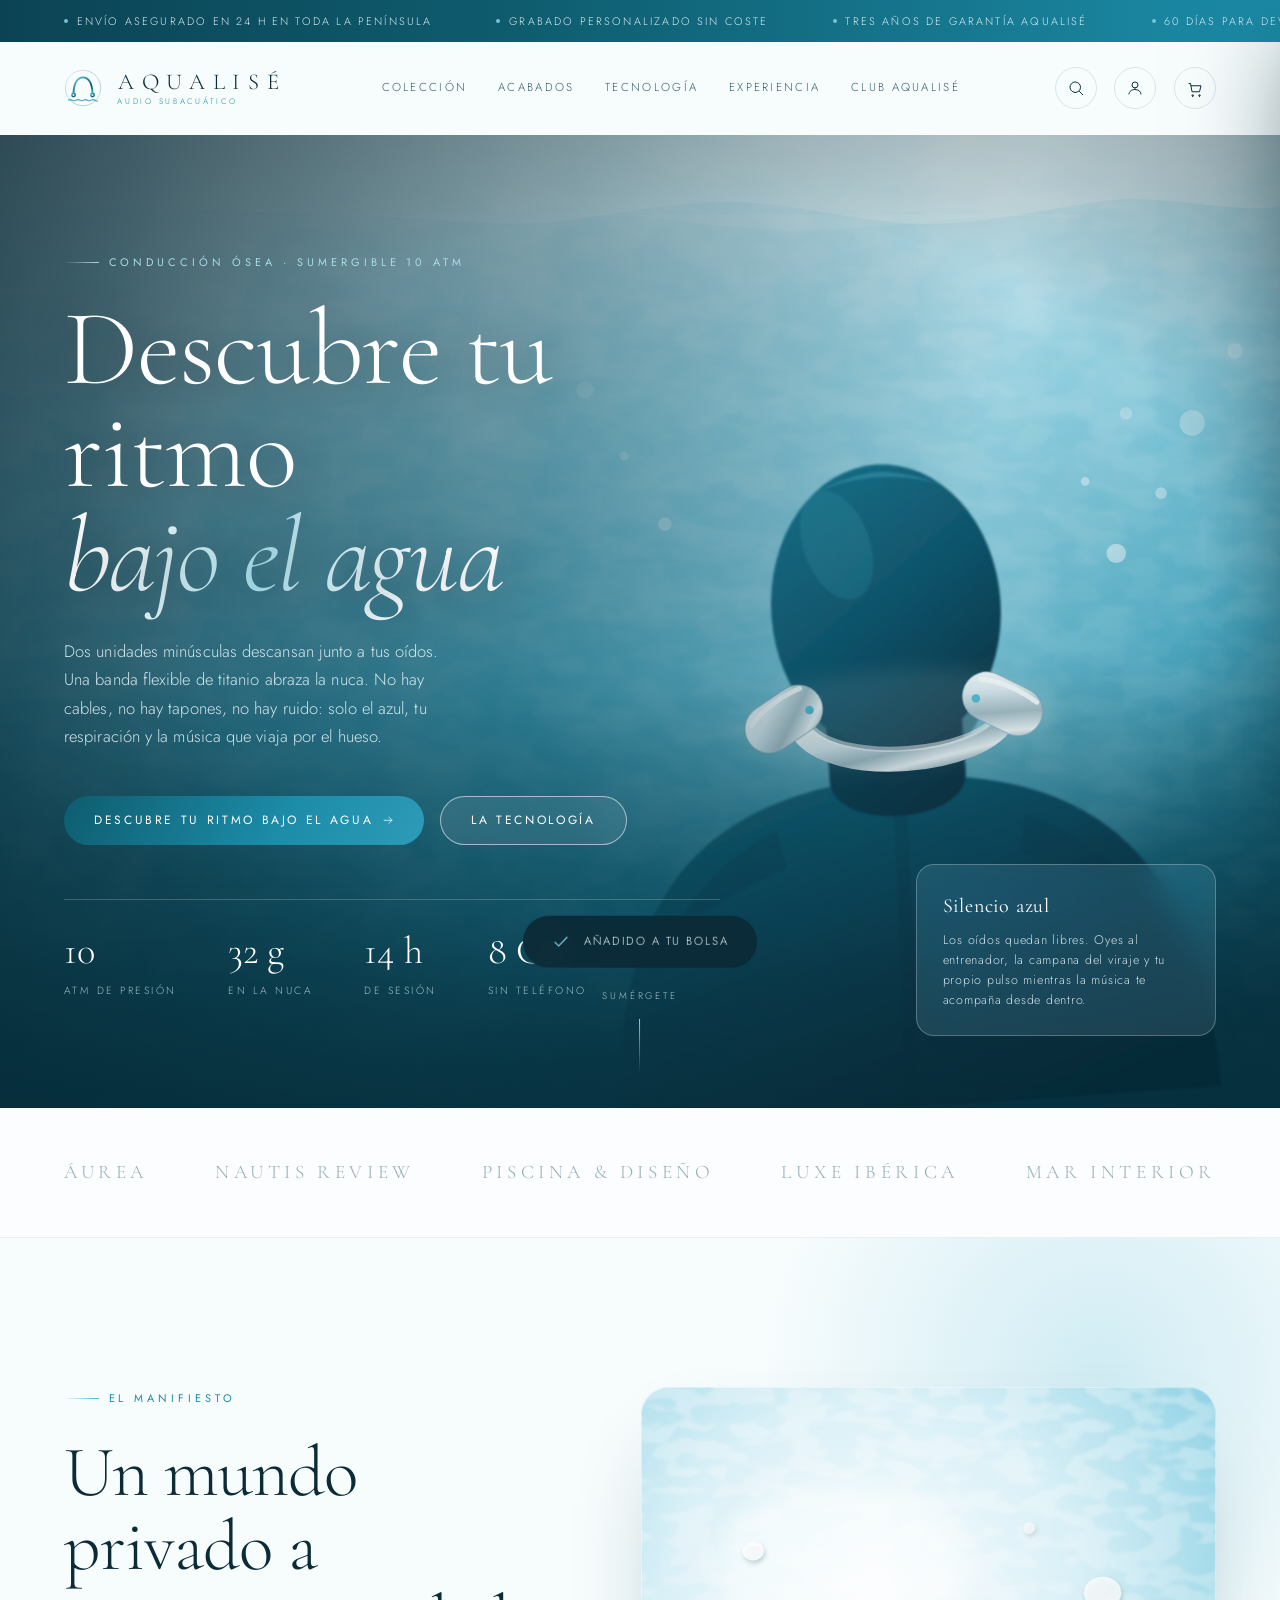
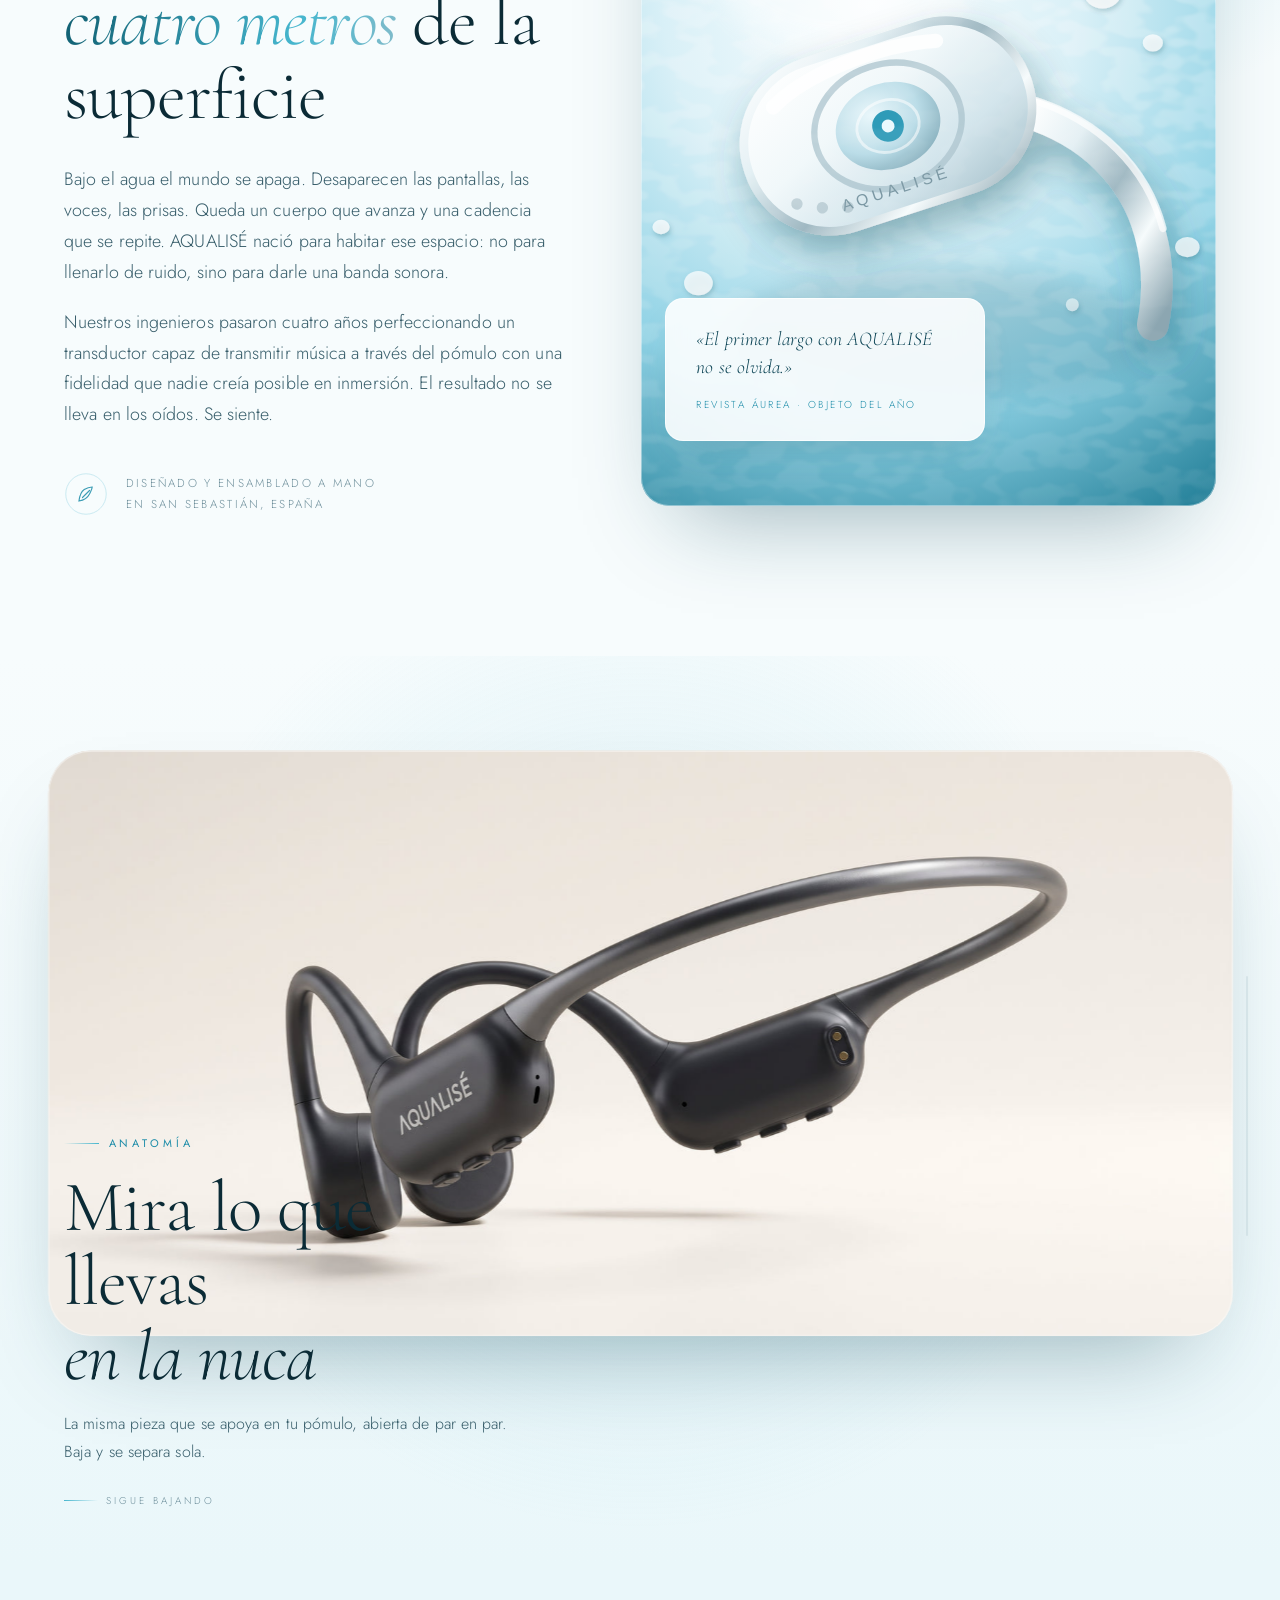
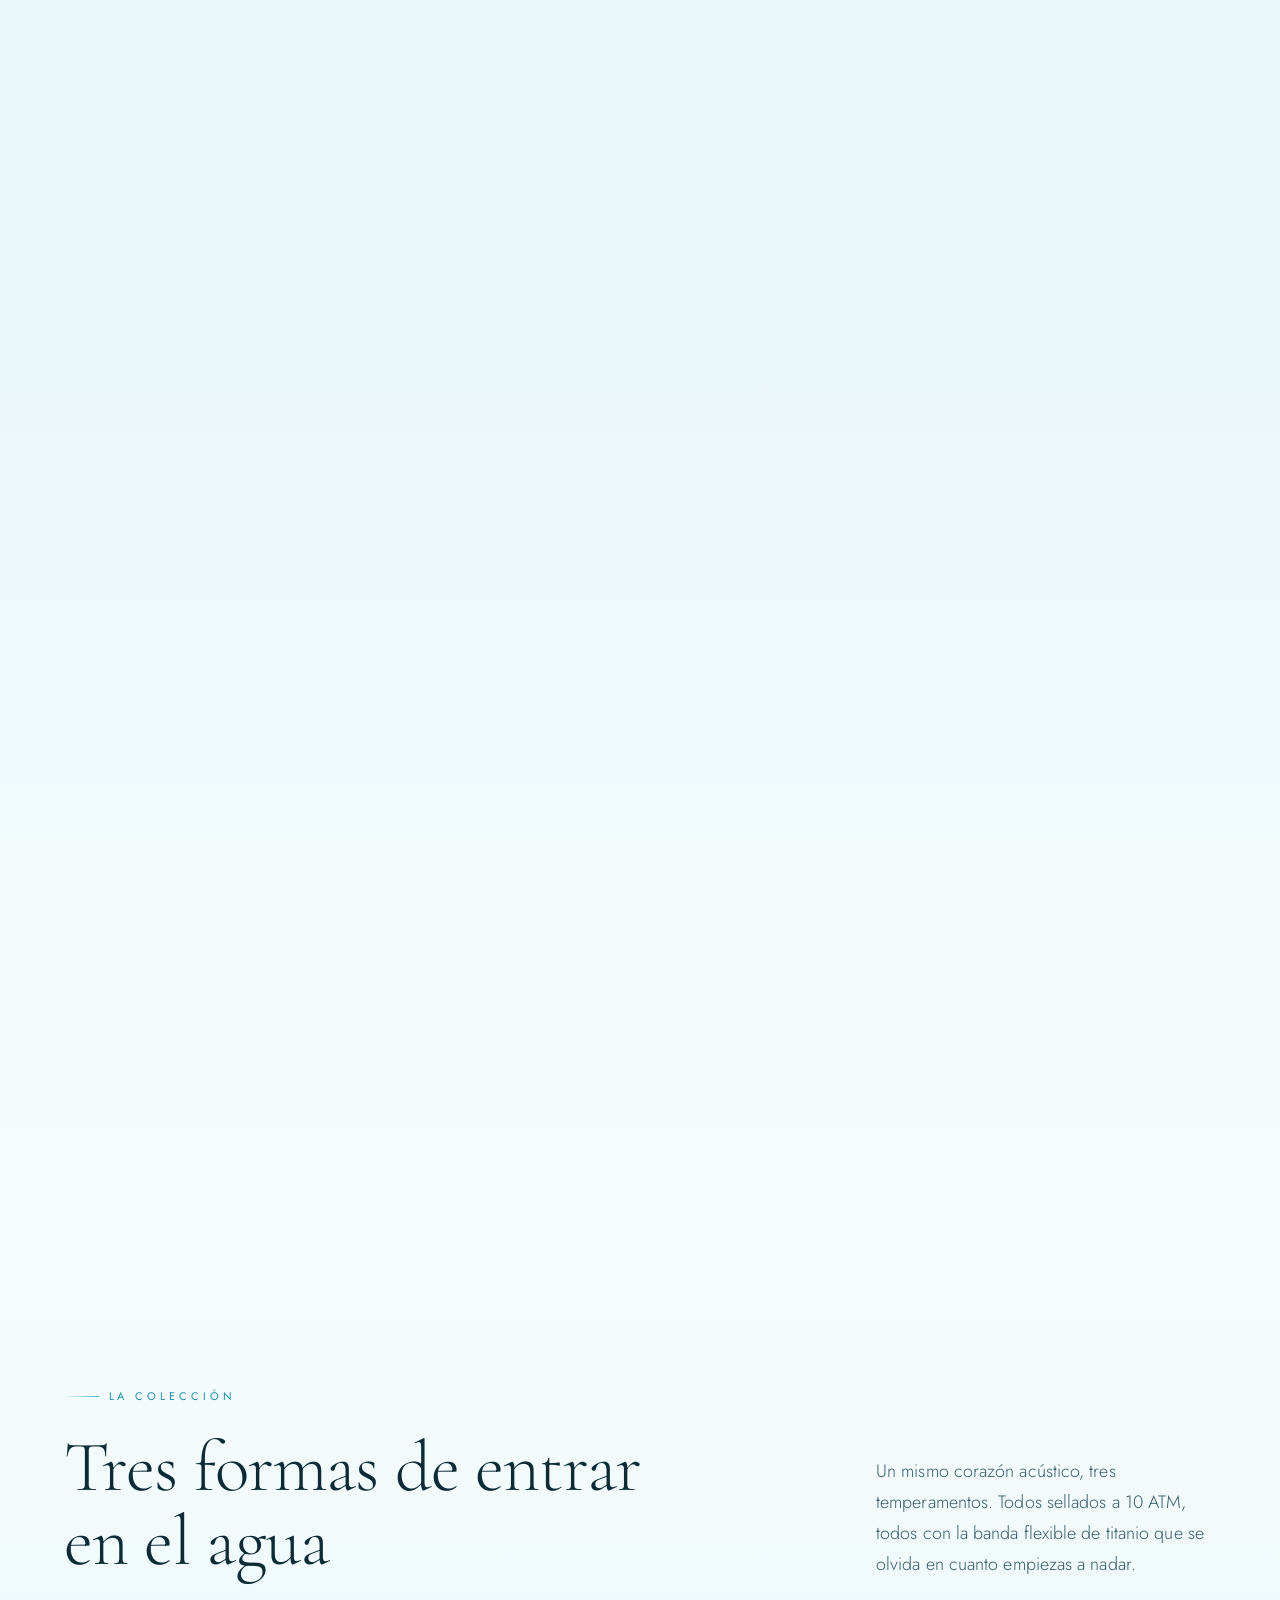
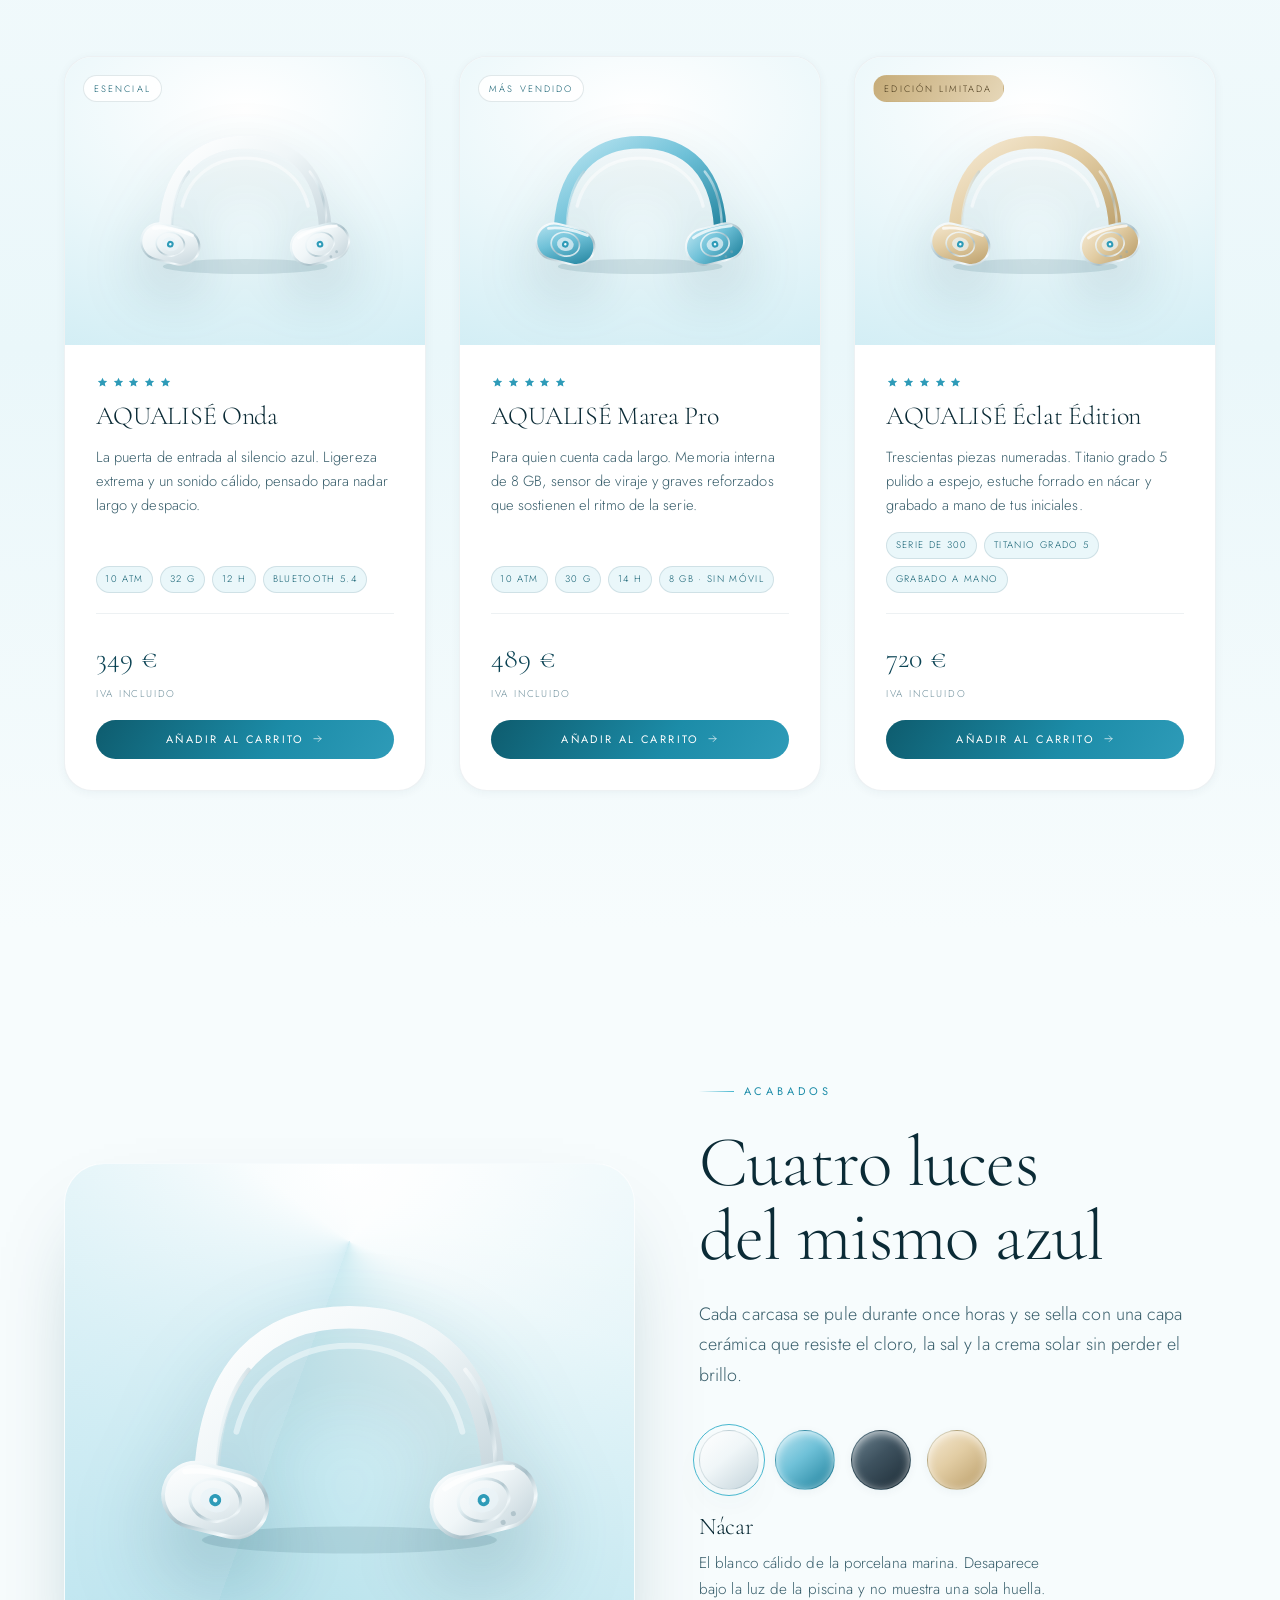
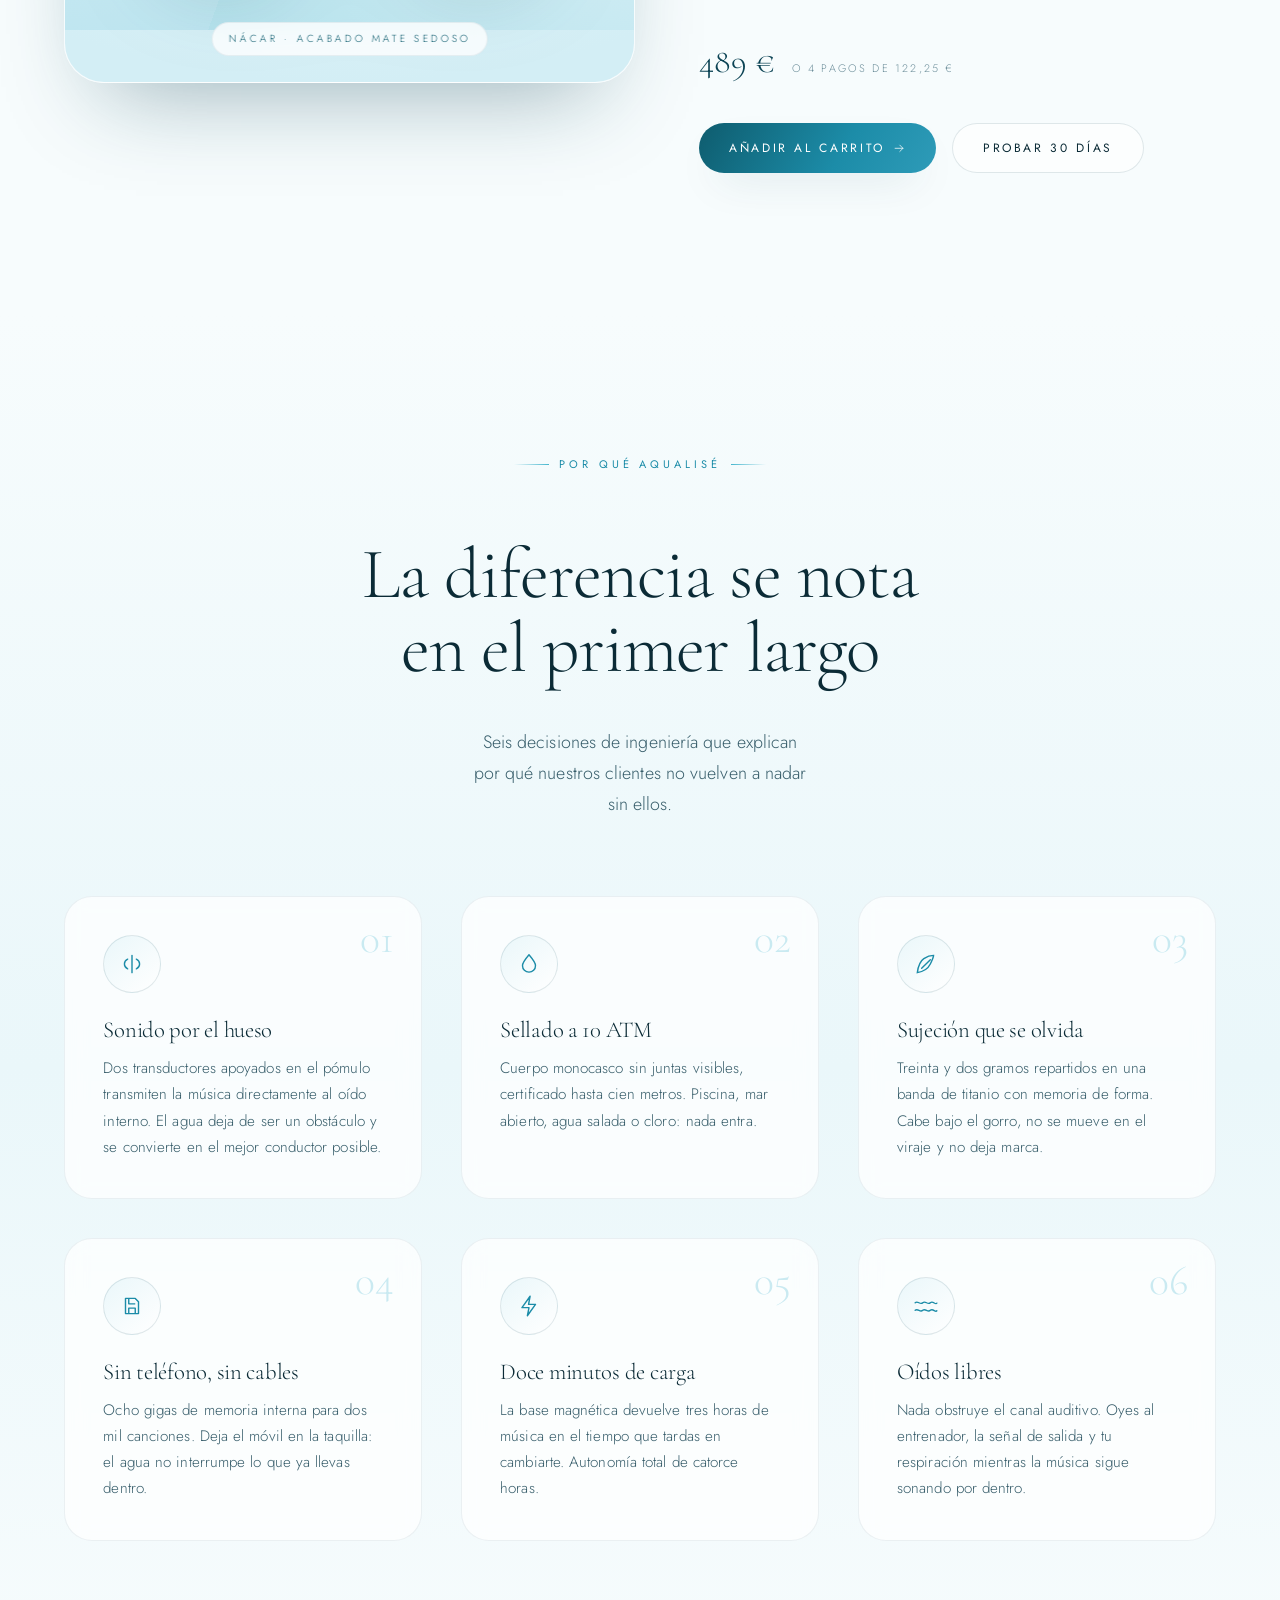
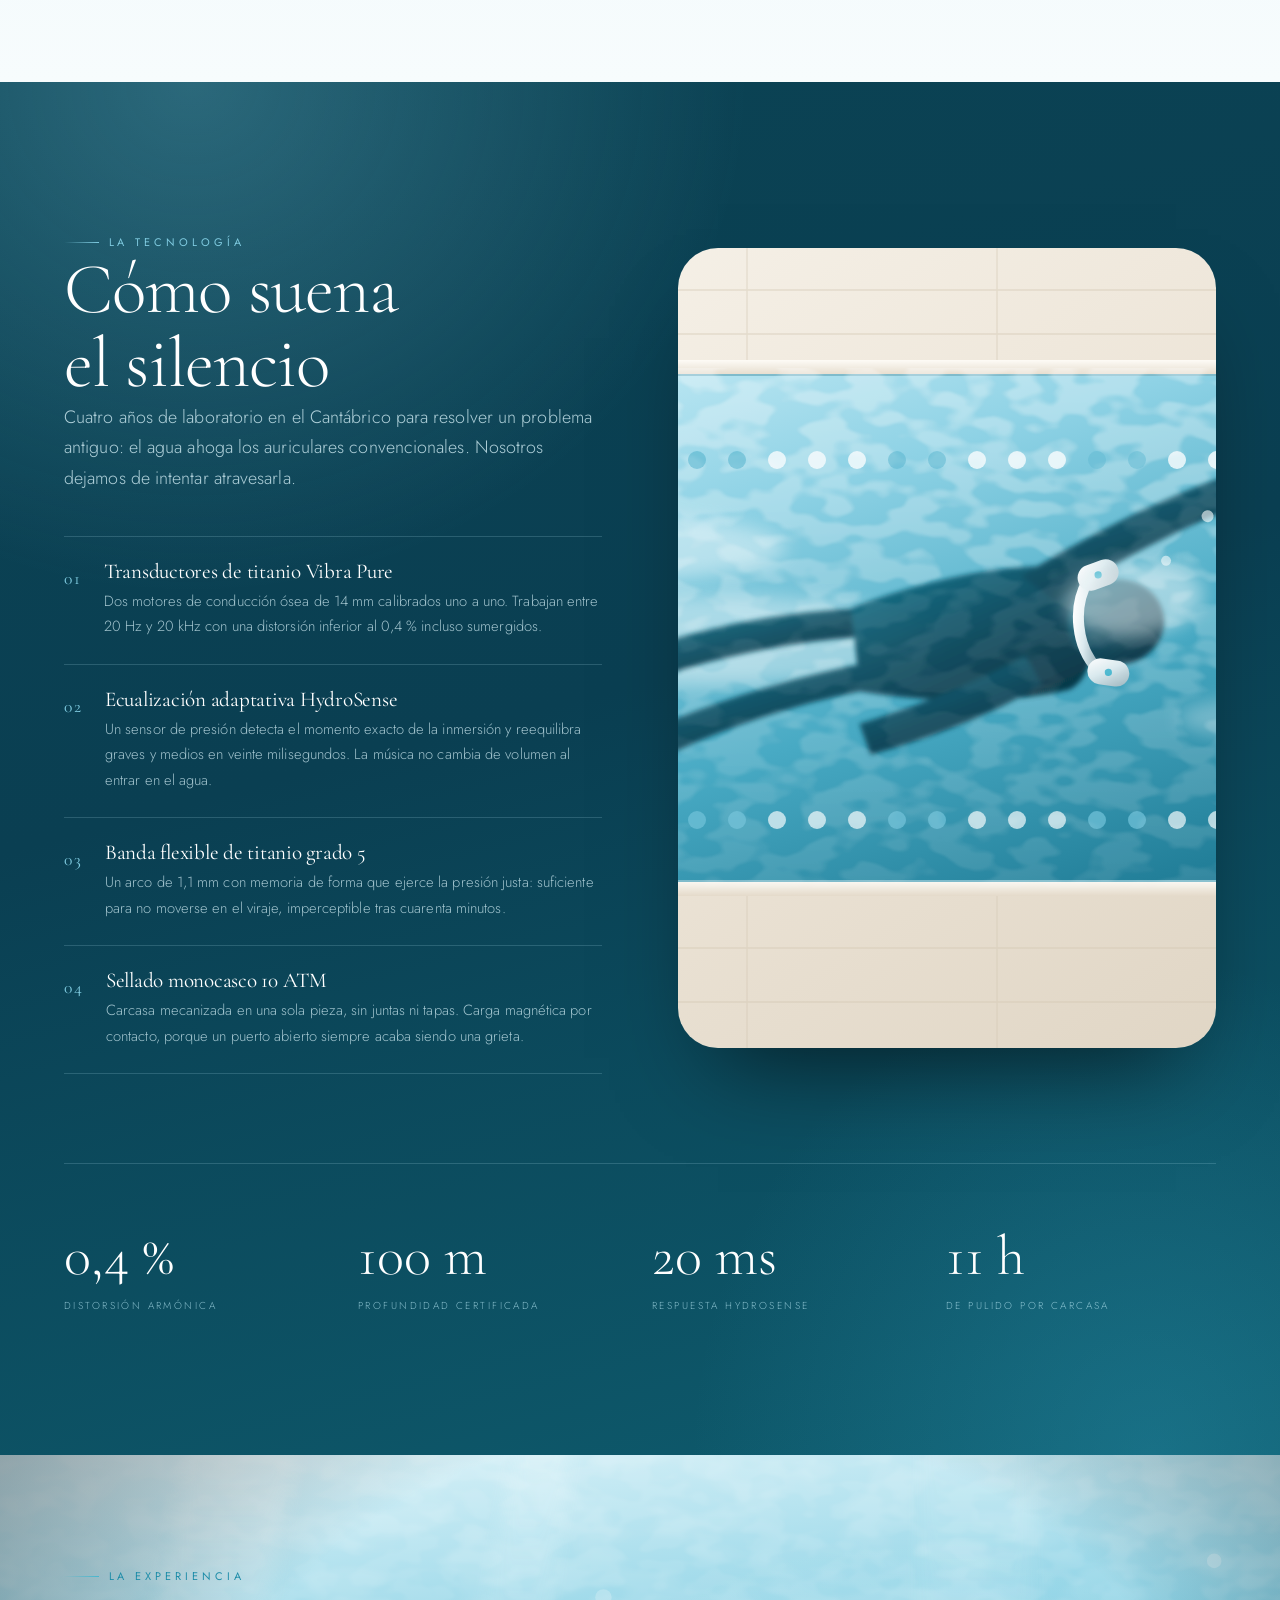
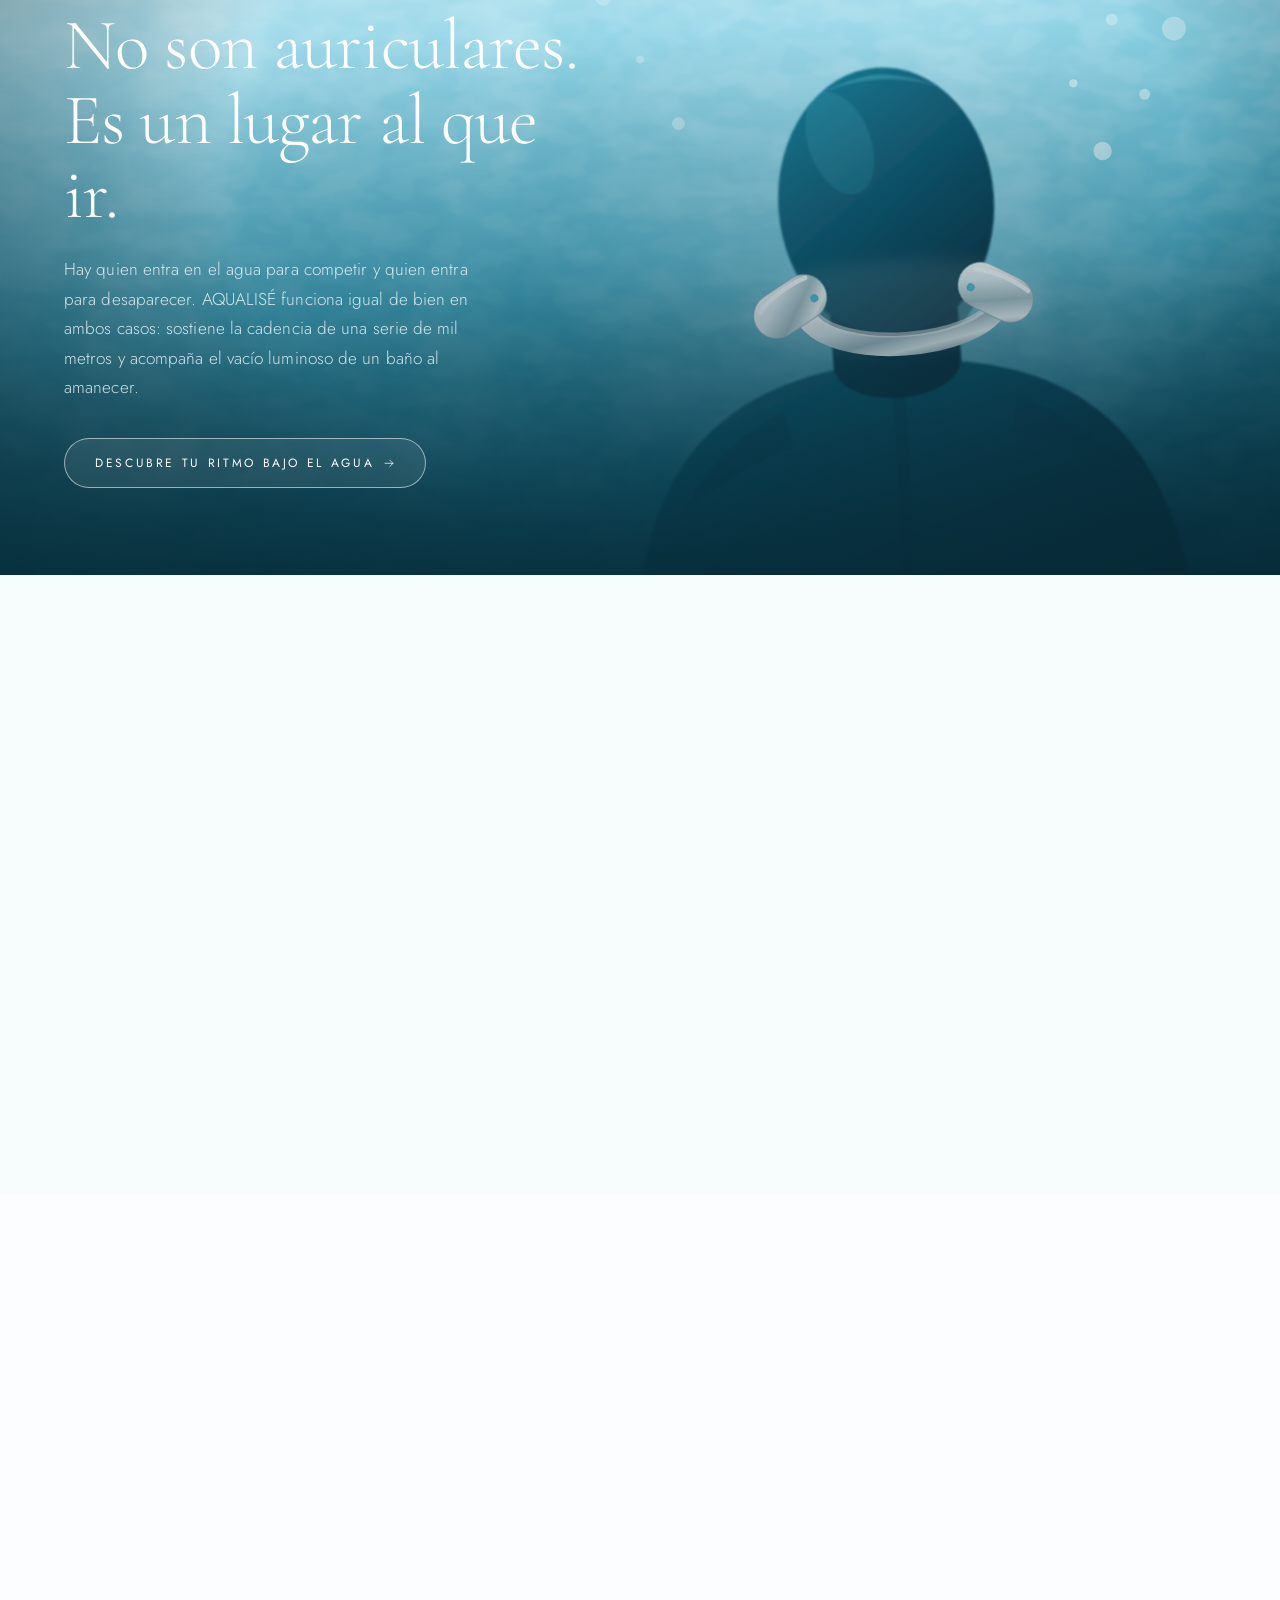
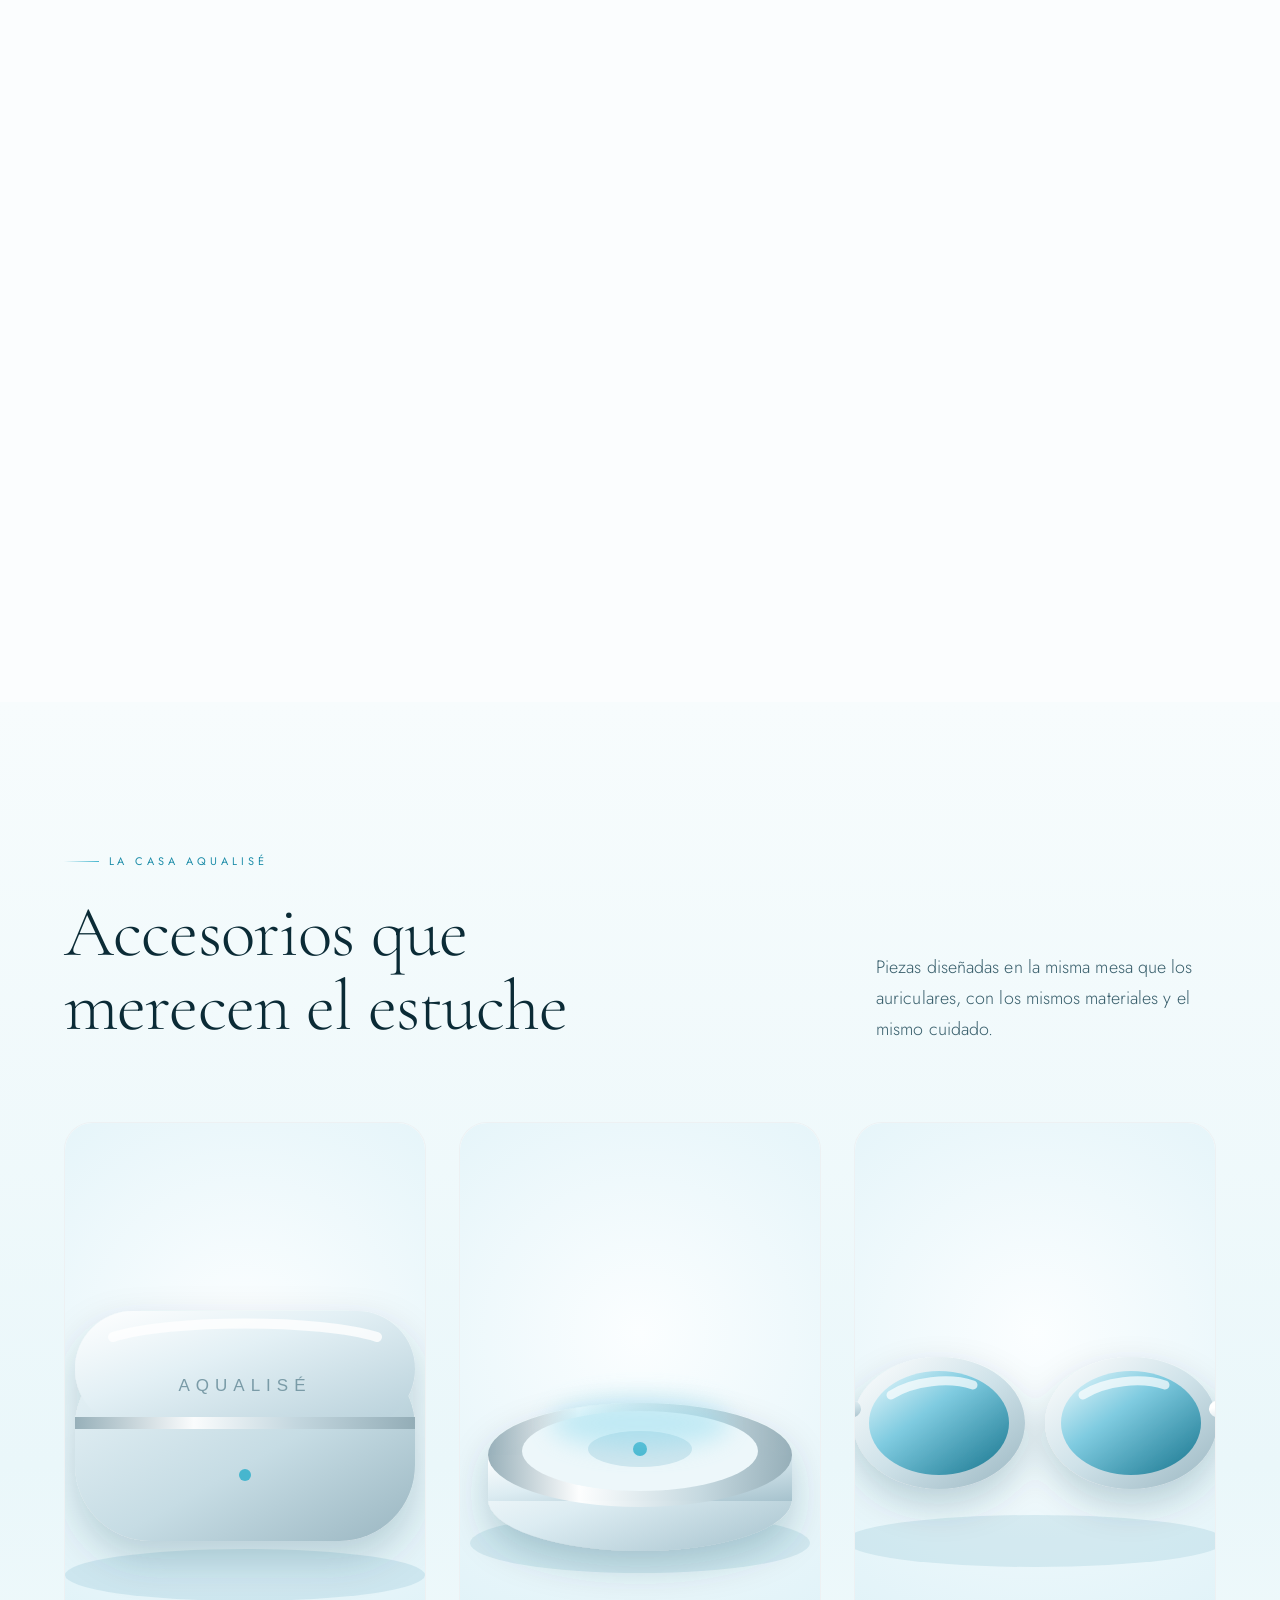
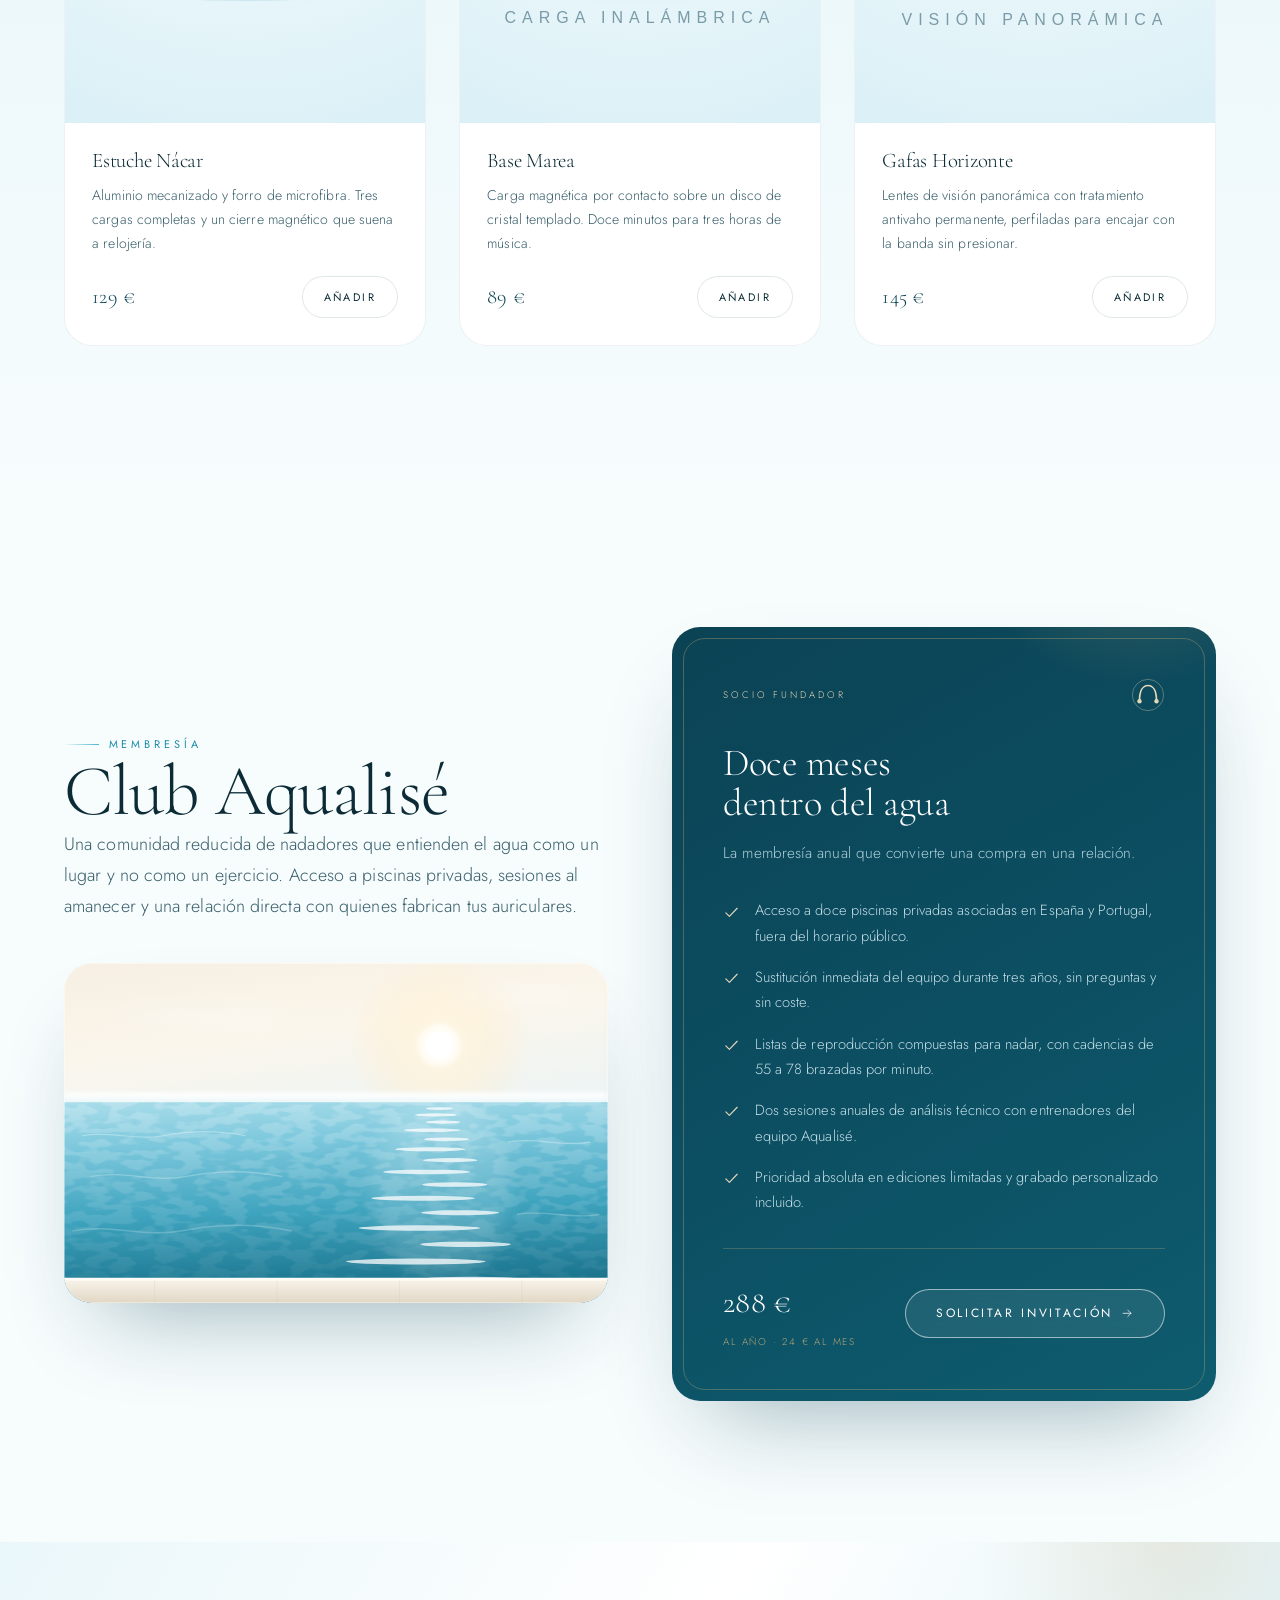
<file: index.html>
<!DOCTYPE html>
<html lang="es-ES">
<head>
<meta charset="utf-8">
<meta name="viewport" content="width=device-width, initial-scale=1">
<title>AQUALISÉ — Auriculares de conducción ósea para nadar | Audio subacuático de lujo</title>
<meta name="description" content="AQUALISÉ crea auriculares de conducción ósea sumergibles: dos unidades junto a los oídos y una banda flexible de titanio tras la nuca. Sonido excepcional bajo el agua. Descubre tu ritmo bajo el agua.">
<meta name="theme-color" content="#0B4354">
<meta property="og:title" content="AQUALISÉ — Descubre tu ritmo bajo el agua">
<meta property="og:description" content="Audio de conducción ósea, sumergible 10 ATM, 32 g. Una experiencia sensorial exclusiva para nadadores.">
<meta property="og:type" content="website">
<meta property="og:locale" content="es_ES">
<link rel="icon" href="assets/img/favicon.svg" type="image/svg+xml">
<link rel="preconnect" href="https://fonts.googleapis.com">
<link rel="preconnect" href="https://fonts.gstatic.com" crossorigin>
<link href="https://fonts.googleapis.com/css2?family=Cormorant+Garamond:ital,wght@0,300;0,400;0,500;1,300;1,400&family=Jost:wght@200;300;400;500&display=swap" rel="stylesheet">
<link rel="stylesheet" href="assets/css/aqualise.css">
</head>
<body>

<!-- ========== Definiciones SVG reutilizables ========== -->
<svg width="0" height="0" style="position:absolute" aria-hidden="true" focusable="false">
  <defs>
    <linearGradient id="car-nacar" x1="0" y1="0" x2="1" y2="1">
      <stop offset="0%" stop-color="#FFFFFF"/><stop offset="45%" stop-color="#F0F6F8"/><stop offset="100%" stop-color="#C3D3DA"/>
    </linearGradient>
    <linearGradient id="car-laguna" x1="0" y1="0" x2="1" y2="1">
      <stop offset="0%" stop-color="#BDE6F2"/><stop offset="45%" stop-color="#6FC1D8"/><stop offset="100%" stop-color="#1B7E99"/>
    </linearGradient>
    <linearGradient id="car-titanio" x1="0" y1="0" x2="1" y2="1">
      <stop offset="0%" stop-color="#6E8592"/><stop offset="45%" stop-color="#3E525F"/><stop offset="100%" stop-color="#1C2B35"/>
    </linearGradient>
    <linearGradient id="car-champan" x1="0" y1="0" x2="1" y2="1">
      <stop offset="0%" stop-color="#F6EAD4"/><stop offset="45%" stop-color="#E2CDA4"/><stop offset="100%" stop-color="#B99C67"/>
    </linearGradient>
    <linearGradient id="car-cromo" x1="0" y1="0" x2="1" y2="1">
      <stop offset="0%" stop-color="#FFFFFF"/><stop offset="30%" stop-color="#E2EFF3"/>
      <stop offset="60%" stop-color="#A8BFC8"/><stop offset="82%" stop-color="#F4FAFC"/><stop offset="100%" stop-color="#8FA9B3"/>
    </linearGradient>

    <symbol id="pieza-aqualise" viewBox="0 0 620 400">
      <ellipse cx="310" cy="356" rx="196" ry="18" fill="#0B4354" opacity=".12"/>
      <path d="M118 296C118 120 206 60 310 60s192 60 192 236" fill="none" stroke="var(--carcasa,url(#car-nacar))" stroke-width="30" stroke-linecap="round"/>
      <path d="M160 212c18-72 76-114 150-114s132 42 150 114" fill="none" stroke="#FFFFFF" stroke-width="8" stroke-linecap="round" opacity=".45"/>
      <path d="M136 288c-4-62 10-122 40-158" fill="none" stroke="url(#car-cromo)" stroke-width="6" stroke-linecap="round" opacity=".55"/>
      <path d="M504 288c4-62-10-122-40-158" fill="none" stroke="url(#car-cromo)" stroke-width="6" stroke-linecap="round" opacity=".55"/>
      <g transform="rotate(14 132 302)">
        <rect x="62" y="260" width="140" height="86" rx="43" fill="var(--carcasa,url(#car-nacar))"/>
        <rect x="62" y="260" width="140" height="86" rx="43" fill="none" stroke="url(#car-cromo)" stroke-width="5"/>
        <ellipse cx="132" cy="303" rx="34" ry="28" fill="none" stroke="url(#car-cromo)" stroke-width="4" opacity=".85"/>
        <ellipse cx="132" cy="303" rx="20" ry="16" fill="#EAF4F8" opacity=".72"/>
        <circle cx="132" cy="303" r="8" fill="#2E9BB8"/>
        <circle cx="132" cy="303" r="3" fill="#F2FBFD"/>
        <path d="M84 276c24-10 64-12 94-6" stroke="#FFFFFF" stroke-width="7" stroke-linecap="round" fill="none" opacity=".75"/>
      </g>
      <g transform="rotate(-14 488 302)">
        <rect x="418" y="260" width="140" height="86" rx="43" fill="var(--carcasa,url(#car-nacar))"/>
        <rect x="418" y="260" width="140" height="86" rx="43" fill="none" stroke="url(#car-cromo)" stroke-width="5"/>
        <ellipse cx="488" cy="303" rx="34" ry="28" fill="none" stroke="url(#car-cromo)" stroke-width="4" opacity=".85"/>
        <ellipse cx="488" cy="303" rx="20" ry="16" fill="#EAF4F8" opacity=".72"/>
        <circle cx="488" cy="303" r="8" fill="#2E9BB8"/>
        <circle cx="488" cy="303" r="3" fill="#F2FBFD"/>
        <path d="M442 276c24-10 64-12 94-6" stroke="#FFFFFF" stroke-width="7" stroke-linecap="round" fill="none" opacity=".75"/>
        <g opacity=".5" fill="#8FA9B3"><circle cx="506" cy="338" r="3.4"/><circle cx="522" cy="330" r="3.4"/></g>
      </g>
    </symbol>

    <symbol id="i-flecha" viewBox="0 0 24 24"><path fill="none" stroke="currentColor" stroke-width="1.4" stroke-linecap="round" stroke-linejoin="round" d="M4 12h15m-6-6 6 6-6 6"/></symbol>
    <symbol id="i-check" viewBox="0 0 24 24"><path fill="none" stroke="currentColor" stroke-width="1.6" stroke-linecap="round" stroke-linejoin="round" d="m4 12.5 5 5L20 6"/></symbol>
    <symbol id="i-carrito" viewBox="0 0 24 24"><path fill="none" stroke="currentColor" stroke-width="1.3" stroke-linecap="round" stroke-linejoin="round" d="M4 6h2l2 11h10l2-8H7m2 14a1 1 0 1 0 0-2 1 1 0 0 0 0 2Zm9 0a1 1 0 1 0 0-2 1 1 0 0 0 0 2Z"/></symbol>
    <symbol id="i-buscar" viewBox="0 0 24 24"><path fill="none" stroke="currentColor" stroke-width="1.3" stroke-linecap="round" d="M11 18a7 7 0 1 0 0-14 7 7 0 0 0 0 14Zm5.5-1.5L21 21"/></symbol>
    <symbol id="i-cuenta" viewBox="0 0 24 24"><path fill="none" stroke="currentColor" stroke-width="1.3" stroke-linecap="round" d="M12 12a4 4 0 1 0 0-8 4 4 0 0 0 0 8Zm-8 8c0-3.3 3.6-6 8-6s8 2.7 8 6"/></symbol>
    <symbol id="i-menu" viewBox="0 0 24 24"><path fill="none" stroke="currentColor" stroke-width="1.3" stroke-linecap="round" d="M4 8h16M4 16h16"/></symbol>
    <symbol id="i-cerrar" viewBox="0 0 24 24"><path fill="none" stroke="currentColor" stroke-width="1.3" stroke-linecap="round" d="M6 6l12 12M18 6 6 18"/></symbol>
    <symbol id="i-estrella" viewBox="0 0 24 24"><path fill="currentColor" d="m12 3 2.6 5.6 6.1.8-4.5 4.2 1.2 6L12 16.8 6.6 19.6l1.2-6L3.3 9.4l6.1-.8Z"/></symbol>
    <symbol id="i-gota" viewBox="0 0 24 24"><path fill="none" stroke="currentColor" stroke-width="1.3" stroke-linejoin="round" d="M12 3.5c3.4 4 6 7.1 6 10a6 6 0 0 1-12 0c0-2.9 2.6-6 6-10Z"/></symbol>
    <symbol id="i-onda" viewBox="0 0 24 24"><path fill="none" stroke="currentColor" stroke-width="1.3" stroke-linecap="round" d="M2 9c2.5-2.4 4.5 2.4 7 0s4.5 2.4 7 0 4.5 2.4 6 .4M2 16c2.5-2.4 4.5 2.4 7 0s4.5 2.4 7 0 4.5 2.4 6 .4"/></symbol>
    <symbol id="i-hueso" viewBox="0 0 24 24"><path fill="none" stroke="currentColor" stroke-width="1.3" stroke-linecap="round" d="M12 4v16M8 7.5C6 8.5 5 10.1 5 12s1 3.5 3 4.5M16 7.5c2 1 3 2.6 3 4.5s-1 3.5-3 4.5"/></symbol>
    <symbol id="i-rayo" viewBox="0 0 24 24"><path fill="none" stroke="currentColor" stroke-width="1.3" stroke-linejoin="round" d="M13 3 5.5 13.5H12L10.5 21 18 10.5h-6.4Z"/></symbol>
    <symbol id="i-memoria" viewBox="0 0 24 24"><path fill="none" stroke="currentColor" stroke-width="1.3" stroke-linejoin="round" d="M6 5h9l3 3v11H6Zm3 0v5h6M9 19v-5h6v5"/></symbol>
    <symbol id="i-pluma" viewBox="0 0 24 24"><path fill="none" stroke="currentColor" stroke-width="1.3" stroke-linecap="round" d="M4 20c6-1 10-4 12-8s3-6 3-8c-3 0-6 1-9 3S5 12 4 20Zm4-4 8-8"/></symbol>
    <symbol id="i-escudo" viewBox="0 0 24 24"><path fill="none" stroke="currentColor" stroke-width="1.3" stroke-linejoin="round" d="M12 3.5 5 6v6c0 4.2 3 7.4 7 8.5 4-1.1 7-4.3 7-8.5V6Z"/></symbol>
    <symbol id="i-llave" viewBox="0 0 24 24"><path fill="none" stroke="currentColor" stroke-width="1.3" stroke-linecap="round" d="M12 3 4 10.5V20h16v-9.5Zm-2 17v-6h4v6"/></symbol>
  </defs>
</svg>

<!-- ========== Aviso superior ========== -->
<div class="aviso" role="complementary" aria-label="Ventajas AQUALISÉ">
  <div class="aviso-pista" id="avisoPista">
    <span>Envío asegurado en 24 h en toda la península</span>
    <span>Grabado personalizado sin coste</span>
    <span>Tres años de garantía Aqualisé</span>
    <span>60 días para devolverlo, incluso mojado</span>
    <span>Asesoramiento privado: +34 910 24 18 00</span>
  </div>
</div>

<!-- ========== Cabecera ========== -->
<header class="cabecera" id="cabecera">
  <div class="contenedor cabecera-fila">
    <a href="#inicio" class="marca" aria-label="AQUALISÉ, inicio">
      <svg class="marca-mark" viewBox="0 0 100 100" aria-hidden="true">
        <defs>
          <linearGradient id="mk" x1="0" y1="0" x2="1" y2="1">
            <stop offset="0%" stop-color="#8FCFE0"/><stop offset="38%" stop-color="#1C8CA8"/>
            <stop offset="72%" stop-color="#0E5C6E"/><stop offset="100%" stop-color="#46B6CE"/>
          </linearGradient>
        </defs>
        <circle cx="50" cy="50" r="46.5" fill="none" stroke="url(#mk)" stroke-width="1.6" opacity=".45"/>
        <path d="M25 67C25 37 35.5 22 50 22s25 15 25 45" fill="none" stroke="url(#mk)" stroke-width="5" stroke-linecap="round"/>
        <circle cx="25" cy="68.5" r="6.4" fill="url(#mk)"/><circle cx="75" cy="68.5" r="6.4" fill="url(#mk)"/>
        <circle cx="25" cy="68.5" r="2.6" fill="#F7FCFD" opacity=".9"/><circle cx="75" cy="68.5" r="2.6" fill="#F7FCFD" opacity=".9"/>
        <path d="M12 82c7.5-6 12.5 6 20 0s12.5 6 20 0 12.5 6 20 0 12.5 6 16 2" fill="none" stroke="#1C8CA8" stroke-width="2.8" stroke-linecap="round" opacity=".8"/>
      </svg>
      <span class="marca-texto">
        <span class="marca-nombre">AQUALISÉ</span>
        <span class="marca-sub">Audio subacuático</span>
      </span>
    </a>

    <nav class="nav" aria-label="Principal">
      <a href="#coleccion">Colección</a>
      <a href="#acabados">Acabados</a>
      <a href="#tecnologia">Tecnología</a>
      <a href="#experiencia">Experiencia</a>
      <a href="#club">Club Aqualisé</a>
    </nav>

    <div class="acciones">
      <button class="icono-btn" type="button" aria-label="Buscar"><svg aria-hidden="true"><use href="#i-buscar"/></svg></button>
      <button class="icono-btn" type="button" aria-label="Mi cuenta"><svg aria-hidden="true"><use href="#i-cuenta"/></svg></button>
      <button class="icono-btn" type="button" id="abrirCarrito" aria-label="Abrir la bolsa de la compra">
        <svg aria-hidden="true"><use href="#i-carrito"/></svg>
        <span class="contador" id="contadorCarrito">0</span>
      </button>
      <button class="icono-btn menu-btn" type="button" id="abrirMenu" aria-label="Abrir el menú"><svg aria-hidden="true"><use href="#i-menu"/></svg></button>
    </div>
  </div>
</header>

<!-- ========== Menú móvil ========== -->
<div class="menu-movil" id="menuMovil">
  <button class="icono-btn cerrar" type="button" id="cerrarMenu" aria-label="Cerrar el menú"><svg aria-hidden="true"><use href="#i-cerrar"/></svg></button>
  <nav aria-label="Menú móvil">
    <a href="#coleccion">Colección</a>
    <a href="#acabados">Acabados</a>
    <a href="#tecnologia">Tecnología</a>
    <a href="#experiencia">Experiencia</a>
    <a href="#club">Club Aqualisé</a>
    <a href="#boletin">Boletín</a>
  </nav>
</div>

<main id="inicio">

<!-- ========== Hero ========== -->
<section class="hero">
  <div class="hero-fondo">
    <img src="assets/img/hero-inmersion.svg" alt="Nadadora deslizándose bajo el agua con los auriculares de conducción ósea AQUALISÉ junto a los oídos" width="1400" height="1000">
  </div>
  <div class="hero-velo"></div>

  <div class="contenedor hero-contenido">
    <div class="hero-caja">
      <span class="antetitulo">Conducción ósea · Sumergible 10 ATM</span>
      <h1 class="display">Descubre tu ritmo<br><span class="cursiva">bajo el agua</span></h1>
      <p class="hero-texto">Dos unidades minúsculas descansan junto a tus oídos. Una banda flexible de titanio abraza la nuca. No hay cables, no hay tapones, no hay ruido: solo el azul, tu respiración y la música que viaja por el hueso.</p>
      <div class="hero-botones">
        <a href="#coleccion" class="btn btn-primario"><span>Descubre tu ritmo bajo el agua</span><svg aria-hidden="true"><use href="#i-flecha"/></svg></a>
        <a href="#tecnologia" class="btn btn-claro"><span>La tecnología</span></a>
      </div>
      <div class="hero-datos">
        <div class="dato"><strong data-cifra="10">0</strong><span>ATM de presión</span></div>
        <div class="dato"><strong data-cifra="32" data-sufijo=" g">0</strong><span>En la nuca</span></div>
        <div class="dato"><strong data-cifra="14" data-sufijo=" h">0</strong><span>De sesión</span></div>
        <div class="dato"><strong data-cifra="8" data-sufijo=" GB">0</strong><span>Sin teléfono</span></div>
      </div>
    </div>
  </div>

  <aside class="hero-ficha">
    <b>Silencio azul</b>
    <p>Los oídos quedan libres. Oyes al entrenador, la campana del viraje y tu propio pulso mientras la música te acompaña desde dentro.</p>
  </aside>

  <div class="hero-scroll" aria-hidden="true"><span>Sumérgete</span><i></i></div>
</section>

<!-- ========== Prensa ========== -->
<section class="prensa">
  <div class="contenedor prensa-fila revelar">
    <span>Áurea</span><span>Nautis Review</span><span>Piscina &amp; Diseño</span><span>Luxe Ibérica</span><span>Mar Interior</span>
  </div>
</section>

<!-- ========== Manifiesto ========== -->
<section class="manifiesto">
  <div class="contenedor manifiesto-red">
    <div class="manifiesto-texto revelar">
      <span class="antetitulo">El manifiesto</span>
      <h2 class="titulo-1">Un mundo privado a<br><span class="cursiva brillo">cuatro metros</span> de la superficie</h2>
      <p class="entradilla">Bajo el agua el mundo se apaga. Desaparecen las pantallas, las voces, las prisas. Queda un cuerpo que avanza y una cadencia que se repite. AQUALISÉ nació para habitar ese espacio: no para llenarlo de ruido, sino para darle una banda sonora.</p>
      <p class="entradilla">Nuestros ingenieros pasaron cuatro años perfeccionando un transductor capaz de transmitir música a través del pómulo con una fidelidad que nadie creía posible en inmersión. El resultado no se lleva en los oídos. Se siente.</p>
      <div class="manifiesto-firma">
        <svg viewBox="0 0 100 100" aria-hidden="true"><use href="#i-pluma" x="26" y="26" width="48" height="48" color="#1C8CA8"/><circle cx="50" cy="50" r="46" fill="none" stroke="#A8DCE8" stroke-width="1.5"/></svg>
        <p>Diseñado y ensamblado a mano<br>en San Sebastián, España</p>
      </div>
    </div>
    <div class="manifiesto-media revelar-escala">
      <div class="marco marco-alto">
        <img src="assets/img/lifestyle-detalle.svg" alt="Detalle del transductor de conducción ósea AQUALISÉ apoyado junto al oído de una nadadora" width="1000" height="1000" loading="lazy">
      </div>
      <figure class="cita-flotante">
        <p>«El primer largo con AQUALISÉ no se olvida.»</p>
        <cite>Revista Áurea · Objeto del año</cite>
      </figure>
    </div>
  </div>
</section>

<!-- ========== Despiece con scroll ========== -->
<section class="despiece" id="anatomia">
  <div class="despiece-pista" id="despiecePista">
    <div class="despiece-fijo">

      <div class="despiece-escena">
        <div class="despiece-marco" id="despieceMarco">
          <div class="despiece-lamina">
          <img class="despiece-foto" id="fotoMontado" src="assets/img/producto-montado.jpg" alt="AQUALISÉ Titanio Nocturno montado, vista de tres cuartos" width="1700" height="859" loading="lazy">
          <img class="despiece-foto abierta" id="fotoDespiece" src="assets/img/producto-despiece.jpg" alt="Despiece del AQUALISÉ Titanio Nocturno: banda, carcasas, placa, batería, transductor con su bobina de cobre y tapas" width="1456" height="720" loading="lazy">
          </div>

          <svg class="despiece-guias" id="despieceGuias" viewBox="0 0 100 100" preserveAspectRatio="none" aria-hidden="true">
            <line x1="59.5" y1="8" x2="69" y2="23"/>
            <line x1="30.5" y1="12.5" x2="38" y2="54"/>
            <line x1="66" y1="86" x2="76" y2="53"/>
            <line x1="89" y1="23" x2="90" y2="51"/>
          </svg>

          <span class="despiece-punto" data-i="0"></span>
          <span class="despiece-punto" data-i="1"></span>
          <span class="despiece-punto" data-i="2"></span>
          <span class="despiece-punto" data-i="3"></span>

          <div class="despiece-nota" data-i="0"><b>Banda flexible</b><span>Se abre por la nuca</span></div>
          <div class="despiece-nota" data-i="1"><b>Placa y batería</b><span>Alojadas en el brazo</span></div>
          <div class="despiece-nota" data-i="2"><b>Transductor</b><span>Bobina de cobre e imanes</span></div>
          <div class="despiece-nota" data-i="3"><b>Tapa sellada</b><span>Cierra la cápsula</span></div>
        </div>
      </div>

      <div class="despiece-textos">
        <div class="despiece-bloque activo" data-fase="intro">
          <span class="antetitulo">Anatomía</span>
          <h2 class="titulo-1">Mira lo que llevas<br><span class="cursiva">en la nuca</span></h2>
          <p>La misma pieza que se apoya en tu pómulo, abierta de par en par. Baja y se separa sola.</p>
          <span class="despiece-pista-scroll"><i></i>Sigue bajando</span>
        </div>

        <div class="despiece-bloque derecha" data-fase="1">
          <span class="despiece-num">01</span>
          <h3 class="titulo-2">Una foto<br>no lo cuenta.</h3>
          <p>Montado son una banda y dos cápsulas. Abierto aparece la placa, la batería, el transductor y las juntas que cierran cada cápsula contra el agua.</p>
        </div>

        <div class="despiece-bloque" data-fase="2">
          <span class="despiece-num">02</span>
          <h3 class="titulo-2">Cada pieza,<br>señalada.</h3>
          <p>La banda que abraza la nuca, la placa y la batería alojadas en el brazo, el transductor con su bobina de cobre y la tapa que sella la cápsula.</p>
        </div>

        <div class="despiece-bloque" data-fase="final">
          <h2 class="titulo-1">Todo esto cabe<br><span class="cursiva brillo">en la nuca</span></h2>
        </div>
      </div>

      <div class="despiece-barra" aria-hidden="true"><i id="despieceBarra"></i></div>
    </div>
  </div>
</section>

<!-- ========== Colección ========== -->
<section class="seccion seccion-clara" id="coleccion">
  <div class="contenedor">
    <div class="cabeza-seccion revelar">
      <div>
        <span class="antetitulo">La colección</span>
        <h2 class="titulo-1">Tres formas de entrar<br>en el agua</h2>
      </div>
      <p class="entradilla">Un mismo corazón acústico, tres temperamentos. Todos sellados a 10 ATM, todos con la banda flexible de titanio que se olvida en cuanto empiezas a nadar.</p>
    </div>

    <div class="rejilla-productos escalonado">

      <article class="producto">
        <div class="producto-visual">
          <span class="etiqueta">Esencial</span>
          <svg class="pieza" viewBox="0 0 620 400" role="img" aria-label="AQUALISÉ Onda en acabado nácar" style="--carcasa:url(#car-nacar)"><use href="#pieza-aqualise"/></svg>
        </div>
        <div class="producto-cuerpo">
          <div class="estrellas" aria-label="Valoración: 4,8 sobre 5">
            <svg aria-hidden="true"><use href="#i-estrella"/></svg><svg aria-hidden="true"><use href="#i-estrella"/></svg><svg aria-hidden="true"><use href="#i-estrella"/></svg><svg aria-hidden="true"><use href="#i-estrella"/></svg><svg aria-hidden="true"><use href="#i-estrella"/></svg>
          </div>
          <h3>AQUALISÉ Onda</h3>
          <p class="desc">La puerta de entrada al silencio azul. Ligereza extrema y un sonido cálido, pensado para nadar largo y despacio.</p>
          <div class="producto-specs">
            <span class="chip">10 ATM</span><span class="chip">32 g</span><span class="chip">12 h</span><span class="chip">Bluetooth 5.4</span>
          </div>
          <div class="producto-pie">
            <div class="precio">349 €<small>IVA incluido</small></div>
          </div>
          <button class="btn btn-primario btn-bloque btn-pequeno anadir" type="button" data-nombre="AQUALISÉ Onda" data-variante="Nácar" data-precio="349" data-color="car-nacar">
            <span>Añadir al carrito</span><svg aria-hidden="true"><use href="#i-flecha"/></svg>
          </button>
        </div>
      </article>

      <article class="producto">
        <div class="producto-visual">
          <span class="etiqueta">Más vendido</span>
          <svg class="pieza" viewBox="0 0 620 400" role="img" aria-label="AQUALISÉ Marea Pro en acabado laguna" style="--carcasa:url(#car-laguna)"><use href="#pieza-aqualise"/></svg>
        </div>
        <div class="producto-cuerpo">
          <div class="estrellas" aria-label="Valoración: 5 sobre 5">
            <svg aria-hidden="true"><use href="#i-estrella"/></svg><svg aria-hidden="true"><use href="#i-estrella"/></svg><svg aria-hidden="true"><use href="#i-estrella"/></svg><svg aria-hidden="true"><use href="#i-estrella"/></svg><svg aria-hidden="true"><use href="#i-estrella"/></svg>
          </div>
          <h3>AQUALISÉ Marea Pro</h3>
          <p class="desc">Para quien cuenta cada largo. Memoria interna de 8 GB, sensor de viraje y graves reforzados que sostienen el ritmo de la serie.</p>
          <div class="producto-specs">
            <span class="chip">10 ATM</span><span class="chip">30 g</span><span class="chip">14 h</span><span class="chip">8 GB · sin móvil</span>
          </div>
          <div class="producto-pie">
            <div class="precio">489 €<small>IVA incluido</small></div>
          </div>
          <button class="btn btn-primario btn-bloque btn-pequeno anadir" type="button" data-nombre="AQUALISÉ Marea Pro" data-variante="Laguna" data-precio="489" data-color="car-laguna">
            <span>Añadir al carrito</span><svg aria-hidden="true"><use href="#i-flecha"/></svg>
          </button>
        </div>
      </article>

      <article class="producto">
        <div class="producto-visual">
          <span class="etiqueta oro">Edición limitada</span>
          <svg class="pieza" viewBox="0 0 620 400" role="img" aria-label="AQUALISÉ Éclat Édition en acabado champán" style="--carcasa:url(#car-champan)"><use href="#pieza-aqualise"/></svg>
        </div>
        <div class="producto-cuerpo">
          <div class="estrellas" aria-label="Valoración: 5 sobre 5">
            <svg aria-hidden="true"><use href="#i-estrella"/></svg><svg aria-hidden="true"><use href="#i-estrella"/></svg><svg aria-hidden="true"><use href="#i-estrella"/></svg><svg aria-hidden="true"><use href="#i-estrella"/></svg><svg aria-hidden="true"><use href="#i-estrella"/></svg>
          </div>
          <h3>AQUALISÉ Éclat Édition</h3>
          <p class="desc">Trescientas piezas numeradas. Titanio grado 5 pulido a espejo, estuche forrado en nácar y grabado a mano de tus iniciales.</p>
          <div class="producto-specs">
            <span class="chip">Serie de 300</span><span class="chip">Titanio grado 5</span><span class="chip">Grabado a mano</span>
          </div>
          <div class="producto-pie">
            <div class="precio">720 €<small>IVA incluido</small></div>
          </div>
          <button class="btn btn-primario btn-bloque btn-pequeno anadir" type="button" data-nombre="AQUALISÉ Éclat Édition" data-variante="Champán" data-precio="720" data-color="car-champan">
            <span>Añadir al carrito</span><svg aria-hidden="true"><use href="#i-flecha"/></svg>
          </button>
        </div>
      </article>

    </div>
  </div>
</section>

<!-- ========== Acabados ========== -->
<section class="seccion" id="acabados">
  <div class="contenedor acabados">
    <div class="acabados-escena revelar-escala">
      <svg class="pieza acabado-pieza visible" viewBox="0 0 620 400" data-acabado="nacar" role="img" aria-label="Acabado nácar" style="--carcasa:url(#car-nacar)"><use href="#pieza-aqualise"/></svg>
      <svg class="pieza acabado-pieza" viewBox="0 0 620 400" data-acabado="laguna" role="img" aria-label="Acabado laguna" style="--carcasa:url(#car-laguna)" aria-hidden="true"><use href="#pieza-aqualise"/></svg>
      <svg class="pieza acabado-pieza" viewBox="0 0 620 400" data-acabado="titanio" role="img" aria-label="Acabado titanio nocturno" style="--carcasa:url(#car-titanio)" aria-hidden="true"><use href="#pieza-aqualise"/></svg>
      <svg class="pieza acabado-pieza" viewBox="0 0 620 400" data-acabado="champan" role="img" aria-label="Acabado champán pálido" style="--carcasa:url(#car-champan)" aria-hidden="true"><use href="#pieza-aqualise"/></svg>
      <span class="nombre-acabado" id="nombreAcabado">Nácar · acabado mate sedoso</span>
    </div>

    <div class="acabados-texto revelar">
      <span class="antetitulo">Acabados</span>
      <h2 class="titulo-1">Cuatro luces<br>del mismo azul</h2>
      <p class="entradilla">Cada carcasa se pule durante once horas y se sella con una capa cerámica que resiste el cloro, la sal y la crema solar sin perder el brillo.</p>

      <div class="muestras" role="group" aria-label="Elige tu acabado">
        <button class="muestra" type="button" aria-pressed="true" data-acabado="nacar" aria-label="Acabado nácar"
          style="background:linear-gradient(140deg,#FFFFFF,#F0F6F8 45%,#C3D3DA)"></button>
        <button class="muestra" type="button" aria-pressed="false" data-acabado="laguna" aria-label="Acabado laguna"
          style="background:linear-gradient(140deg,#BDE6F2,#6FC1D8 45%,#1B7E99)"></button>
        <button class="muestra" type="button" aria-pressed="false" data-acabado="titanio" aria-label="Acabado titanio nocturno"
          style="background:linear-gradient(140deg,#6E8592,#3E525F 45%,#1C2B35)"></button>
        <button class="muestra" type="button" aria-pressed="false" data-acabado="champan" aria-label="Acabado champán pálido"
          style="background:linear-gradient(140deg,#F6EAD4,#E2CDA4 45%,#B99C67)"></button>
      </div>

      <div class="acabado-detalle">
        <h3 id="tituloAcabado">Nácar</h3>
        <p id="textoAcabado">El blanco cálido de la porcelana marina. Desaparece bajo la luz de la piscina y no muestra una sola huella.</p>
      </div>

      <div class="acabado-precio">
        <div class="precio" id="precioAcabado">489 €</div>
        <em>o 4 pagos de <span id="plazoAcabado">122,25 €</span></em>
      </div>

      <div class="acabados-acciones">
        <button class="btn btn-primario anadir" type="button" id="anadirAcabado" data-nombre="AQUALISÉ Marea Pro" data-variante="Nácar" data-precio="489" data-color="car-nacar">
          <span>Añadir al carrito</span><svg aria-hidden="true"><use href="#i-flecha"/></svg>
        </button>
        <a href="#club" class="btn btn-secundario"><span>Probar 30 días</span></a>
      </div>
    </div>
  </div>
</section>

<!-- ========== Beneficios ========== -->
<section class="seccion seccion-clara">
  <div class="contenedor">
    <div class="cabeza-seccion centrado revelar">
      <span class="antetitulo centrado">Por qué AQUALISÉ</span>
      <h2 class="titulo-1">La diferencia se nota<br>en el primer largo</h2>
      <p class="entradilla">Seis decisiones de ingeniería que explican por qué nuestros clientes no vuelven a nadar sin ellos.</p>
    </div>

    <div class="beneficios escalonado">
      <article class="beneficio">
        <span class="beneficio-num">01</span>
        <div class="beneficio-icono"><svg aria-hidden="true"><use href="#i-hueso"/></svg></div>
        <h3>Sonido por el hueso</h3>
        <p>Dos transductores apoyados en el pómulo transmiten la música directamente al oído interno. El agua deja de ser un obstáculo y se convierte en el mejor conductor posible.</p>
      </article>
      <article class="beneficio">
        <span class="beneficio-num">02</span>
        <div class="beneficio-icono"><svg aria-hidden="true"><use href="#i-gota"/></svg></div>
        <h3>Sellado a 10 ATM</h3>
        <p>Cuerpo monocasco sin juntas visibles, certificado hasta cien metros. Piscina, mar abierto, agua salada o cloro: nada entra.</p>
      </article>
      <article class="beneficio">
        <span class="beneficio-num">03</span>
        <div class="beneficio-icono"><svg aria-hidden="true"><use href="#i-pluma"/></svg></div>
        <h3>Sujeción que se olvida</h3>
        <p>Treinta y dos gramos repartidos en una banda de titanio con memoria de forma. Cabe bajo el gorro, no se mueve en el viraje y no deja marca.</p>
      </article>
      <article class="beneficio">
        <span class="beneficio-num">04</span>
        <div class="beneficio-icono"><svg aria-hidden="true"><use href="#i-memoria"/></svg></div>
        <h3>Sin teléfono, sin cables</h3>
        <p>Ocho gigas de memoria interna para dos mil canciones. Deja el móvil en la taquilla: el agua no interrumpe lo que ya llevas dentro.</p>
      </article>
      <article class="beneficio">
        <span class="beneficio-num">05</span>
        <div class="beneficio-icono"><svg aria-hidden="true"><use href="#i-rayo"/></svg></div>
        <h3>Doce minutos de carga</h3>
        <p>La base magnética devuelve tres horas de música en el tiempo que tardas en cambiarte. Autonomía total de catorce horas.</p>
      </article>
      <article class="beneficio">
        <span class="beneficio-num">06</span>
        <div class="beneficio-icono"><svg aria-hidden="true"><use href="#i-onda"/></svg></div>
        <h3>Oídos libres</h3>
        <p>Nada obstruye el canal auditivo. Oyes al entrenador, la señal de salida y tu respiración mientras la música sigue sonando por dentro.</p>
      </article>
    </div>
  </div>
</section>

<!-- ========== Tecnología ========== -->
<section class="seccion tecnologia" id="tecnologia">
  <div class="contenedor">
    <div class="tec-red">
      <div class="revelar">
        <span class="antetitulo">La tecnología</span>
        <h2 class="titulo-1">Cómo suena<br>el silencio</h2>
        <p class="entradilla">Cuatro años de laboratorio en el Cantábrico para resolver un problema antiguo: el agua ahoga los auriculares convencionales. Nosotros dejamos de intentar atravesarla.</p>

        <div class="tec-lista">
          <div class="tec-item">
            <b>01</b>
            <div>
              <h4>Transductores de titanio Vibra&nbsp;Pure</h4>
              <p>Dos motores de conducción ósea de 14 mm calibrados uno a uno. Trabajan entre 20 Hz y 20 kHz con una distorsión inferior al 0,4 % incluso sumergidos.</p>
            </div>
          </div>
          <div class="tec-item">
            <b>02</b>
            <div>
              <h4>Ecualización adaptativa HydroSense</h4>
              <p>Un sensor de presión detecta el momento exacto de la inmersión y reequilibra graves y medios en veinte milisegundos. La música no cambia de volumen al entrar en el agua.</p>
            </div>
          </div>
          <div class="tec-item">
            <b>03</b>
            <div>
              <h4>Banda flexible de titanio grado 5</h4>
              <p>Un arco de 1,1 mm con memoria de forma que ejerce la presión justa: suficiente para no moverse en el viraje, imperceptible tras cuarenta minutos.</p>
            </div>
          </div>
          <div class="tec-item">
            <b>04</b>
            <div>
              <h4>Sellado monocasco 10&nbsp;ATM</h4>
              <p>Carcasa mecanizada en una sola pieza, sin juntas ni tapas. Carga magnética por contacto, porque un puerto abierto siempre acaba siendo una grieta.</p>
            </div>
          </div>
        </div>
      </div>

      <div class="tec-visual revelar-escala">
        <img src="assets/img/lifestyle-piscina.svg" alt="Nadador visto desde arriba en una piscina de lujo con los auriculares AQUALISÉ sujetos tras la nuca" width="1200" height="800" loading="lazy">
      </div>
    </div>

    <div class="tec-cifras escalonado">
      <div class="cifra"><strong>0,4 %</strong><span>Distorsión armónica</span></div>
      <div class="cifra"><strong>100 m</strong><span>Profundidad certificada</span></div>
      <div class="cifra"><strong>20 ms</strong><span>Respuesta HydroSense</span></div>
      <div class="cifra"><strong>11 h</strong><span>De pulido por carcasa</span></div>
    </div>
  </div>
</section>

<!-- ========== Experiencia / lifestyle ========== -->
<section class="lifestyle" id="experiencia">
  <div class="lifestyle-panel">
    <img src="assets/img/hero-inmersion.svg" alt="Nadadora avanzando bajo el agua en una piscina iluminada por el sol con auriculares AQUALISÉ" width="1400" height="1000" loading="lazy">
    <div class="contenedor lifestyle-caja revelar">
      <span class="antetitulo">La experiencia</span>
      <h2 class="titulo-1">No son auriculares.<br>Es un lugar al que ir.</h2>
      <p>Hay quien entra en el agua para competir y quien entra para desaparecer. AQUALISÉ funciona igual de bien en ambos casos: sostiene la cadencia de una serie de mil metros y acompaña el vacío luminoso de un baño al amanecer.</p>
      <a href="#coleccion" class="btn btn-claro"><span>Descubre tu ritmo bajo el agua</span><svg aria-hidden="true"><use href="#i-flecha"/></svg></a>
    </div>
  </div>

  <div class="contenedor">
    <div class="mosaico escalonado">
      <figure>
        <img src="assets/img/lifestyle-piscina.svg" alt="Piscina de lujo vista desde arriba con una nadadora cruzando la calle central" width="1200" height="800" loading="lazy">
        <figcaption>Ritmo · Series de velocidad</figcaption>
      </figure>
      <figure>
        <img src="assets/img/lifestyle-detalle.svg" alt="Primer plano del transductor AQUALISÉ junto al oído, con gotas de agua sobre el cromo" width="1000" height="1000" loading="lazy">
        <figcaption>Precisión · Cromo pulido a mano</figcaption>
      </figure>
      <figure>
        <img src="assets/img/club-piscina.svg" alt="Piscina infinita al amanecer con el reflejo del sol sobre el agua" width="1200" height="760" loading="lazy">
        <figcaption>Calma · Primera luz</figcaption>
      </figure>
    </div>
  </div>
</section>

<!-- ========== Testimonios ========== -->
<section class="seccion testimonios">
  <div class="contenedor">
    <div class="cabeza-seccion centrado revelar">
      <span class="antetitulo centrado">Quienes ya nadan con ellos</span>
      <h2 class="titulo-1">4,9 sobre 5<br>en 2.148 opiniones</h2>
    </div>

    <div class="rejilla-testimonios escalonado">
      <figure class="testimonio">
        <blockquote>Nado aguas abiertas desde hace quince años y siempre acepté que el mar sonaba a nada. El primer amanecer en Tarifa con los Marea Pro me tuve que parar a mitad de travesía. No me lo esperaba.</blockquote>
        <figcaption class="testimonio-autor">
          <span class="avatar" aria-hidden="true">MI</span>
          <span><b>Marta Ibáñez</b><span>Nadadora de aguas abiertas · Cádiz</span></span>
        </figcaption>
      </figure>
      <figure class="testimonio">
        <blockquote>Hago 4.000 metros cuatro días por semana. Los uso bajo el gorro de competición y ni los noto en los virajes. La memoria interna me ha quitado el móvil de la taquilla y, con él, media ansiedad.</blockquote>
        <figcaption class="testimonio-autor">
          <span class="avatar" aria-hidden="true">AS</span>
          <span><b>Álvaro Sanz</b><span>Triatleta de larga distancia · Valencia</span></span>
        </figcaption>
      </figure>
      <figure class="testimonio">
        <blockquote>Los compré por el diseño, lo reconozco. El Éclat en champán es una pieza preciosa. Me quedé por la hora de silencio que me regalan cada mañana antes de abrir el estudio.</blockquote>
        <figcaption class="testimonio-autor">
          <span class="avatar" aria-hidden="true">CR</span>
          <span><b>Claudia Rey</b><span>Directora creativa · Madrid</span></span>
        </figcaption>
      </figure>
    </div>
  </div>
</section>

<!-- ========== Accesorios ========== -->
<section class="seccion seccion-clara" id="accesorios">
  <div class="contenedor">
    <div class="cabeza-seccion revelar">
      <div>
        <span class="antetitulo">La casa AQUALISÉ</span>
        <h2 class="titulo-1">Accesorios que<br>merecen el estuche</h2>
      </div>
      <p class="entradilla">Piezas diseñadas en la misma mesa que los auriculares, con los mismos materiales y el mismo cuidado.</p>
    </div>

    <div class="rejilla-accesorios escalonado">
      <article class="accesorio">
        <img src="assets/img/acc-estuche.svg" alt="Estuche de carga AQUALISÉ en aluminio y nácar" width="600" height="600" loading="lazy">
        <div class="accesorio-cuerpo">
          <h3>Estuche Nácar</h3>
          <p>Aluminio mecanizado y forro de microfibra. Tres cargas completas y un cierre magnético que suena a relojería.</p>
          <div class="accesorio-pie">
            <div class="precio">129 €</div>
            <button class="btn btn-secundario btn-pequeno anadir" type="button" data-nombre="Estuche Nácar" data-variante="Aluminio" data-precio="129" data-color="car-nacar"><span>Añadir</span></button>
          </div>
        </div>
      </article>

      <article class="accesorio">
        <img src="assets/img/acc-cargador.svg" alt="Base de carga magnética inalámbrica AQUALISÉ" width="600" height="600" loading="lazy">
        <div class="accesorio-cuerpo">
          <h3>Base Marea</h3>
          <p>Carga magnética por contacto sobre un disco de cristal templado. Doce minutos para tres horas de música.</p>
          <div class="accesorio-pie">
            <div class="precio">89 €</div>
            <button class="btn btn-secundario btn-pequeno anadir" type="button" data-nombre="Base Marea" data-variante="Cristal" data-precio="89" data-color="car-laguna"><span>Añadir</span></button>
          </div>
        </div>
      </article>

      <article class="accesorio">
        <img src="assets/img/acc-gafas.svg" alt="Gafas de natación AQUALISÉ con lentes espejadas" width="600" height="600" loading="lazy">
        <div class="accesorio-cuerpo">
          <h3>Gafas Horizonte</h3>
          <p>Lentes de visión panorámica con tratamiento antivaho permanente, perfiladas para encajar con la banda sin presionar.</p>
          <div class="accesorio-pie">
            <div class="precio">145 €</div>
            <button class="btn btn-secundario btn-pequeno anadir" type="button" data-nombre="Gafas Horizonte" data-variante="Espejadas" data-precio="145" data-color="car-titanio"><span>Añadir</span></button>
          </div>
        </div>
      </article>
    </div>
  </div>
</section>

<!-- ========== Club / membresía ========== -->
<section class="seccion membresia" id="club">
  <div class="contenedor membresia-red">
    <div class="revelar">
      <span class="antetitulo">Membresía</span>
      <h2 class="titulo-1">Club Aqualisé</h2>
      <p class="entradilla">Una comunidad reducida de nadadores que entienden el agua como un lugar y no como un ejercicio. Acceso a piscinas privadas, sesiones al amanecer y una relación directa con quienes fabrican tus auriculares.</p>
      <div class="marco marco-ancho" style="margin-top:2.6rem">
        <img src="assets/img/club-piscina.svg" alt="Piscina infinita privada del Club Aqualisé al amanecer" width="1200" height="760" loading="lazy">
      </div>
    </div>

    <div class="tarjeta-club revelar">
      <div class="club-cabeza">
        <span>Socio fundador</span>
        <svg viewBox="0 0 100 100" aria-hidden="true">
          <circle cx="50" cy="50" r="46" fill="none" stroke="#E6D7B8" stroke-width="1.5" opacity=".7"/>
          <path d="M25 67C25 37 35.5 22 50 22s25 15 25 45" fill="none" stroke="#E6D7B8" stroke-width="5" stroke-linecap="round"/>
          <circle cx="25" cy="68.5" r="6.4" fill="#E6D7B8"/><circle cx="75" cy="68.5" r="6.4" fill="#E6D7B8"/>
        </svg>
      </div>
      <h3>Doce meses<br>dentro del agua</h3>
      <p>La membresía anual que convierte una compra en una relación.</p>
      <ul class="club-lista">
        <li><svg aria-hidden="true"><use href="#i-check"/></svg><span>Acceso a doce piscinas privadas asociadas en España y Portugal, fuera del horario público.</span></li>
        <li><svg aria-hidden="true"><use href="#i-check"/></svg><span>Sustitución inmediata del equipo durante tres años, sin preguntas y sin coste.</span></li>
        <li><svg aria-hidden="true"><use href="#i-check"/></svg><span>Listas de reproducción compuestas para nadar, con cadencias de 55 a 78 brazadas por minuto.</span></li>
        <li><svg aria-hidden="true"><use href="#i-check"/></svg><span>Dos sesiones anuales de análisis técnico con entrenadores del equipo Aqualisé.</span></li>
        <li><svg aria-hidden="true"><use href="#i-check"/></svg><span>Prioridad absoluta en ediciones limitadas y grabado personalizado incluido.</span></li>
      </ul>
      <div class="club-pie">
        <div class="precio">288 €<small>Al año · 24 € al mes</small></div>
        <button class="btn btn-claro anadir" type="button" data-nombre="Club Aqualisé" data-variante="Socio fundador" data-precio="288" data-color="car-champan">
          <span>Solicitar invitación</span><svg aria-hidden="true"><use href="#i-flecha"/></svg>
        </button>
      </div>
    </div>
  </div>
</section>

<!-- ========== Boletín ========== -->
<section class="seccion boletin" id="boletin">
  <div class="contenedor">
    <div class="boletin-caja revelar">
      <span class="antetitulo centrado">Carta de inmersión</span>
      <h2 class="titulo-1">Una carta al mes,<br>escrita desde el agua</h2>
      <p class="entradilla">Piscinas que merecen un viaje, listas de reproducción compuestas para nadar y acceso anticipado a las series limitadas. Nada más.</p>

      <form class="formulario" id="formBoletin" novalidate>
        <label class="campo">
          <span class="solo-lectores">Tu correo electrónico</span>
          <input type="email" name="email" placeholder="tu@correo.com" autocomplete="email" required>
        </label>
        <button class="btn btn-primario" type="submit"><span>Suscribirme</span><svg aria-hidden="true"><use href="#i-flecha"/></svg></button>
      </form>

      <p class="aviso-legal">Al suscribirte aceptas la <a href="#">política de privacidad</a>. Puedes darte de baja en un clic, aunque nos gustará que te quedes.</p>
      <p class="boletin-ok" id="boletinOk"><svg aria-hidden="true"><use href="#i-check"/></svg> Bienvenida a bordo. Revisa tu correo.</p>
    </div>
  </div>
</section>

</main>

<!-- ========== Pie ========== -->
<footer class="pie">
  <div class="contenedor">
    <div class="pie-superior">
      <div class="pie-col pie-marca">
        <a href="#inicio" class="marca">
          <svg class="marca-mark" viewBox="0 0 100 100" aria-hidden="true">
            <circle cx="50" cy="50" r="46.5" fill="none" stroke="#7FCBE0" stroke-width="1.6" opacity=".5"/>
            <path d="M25 67C25 37 35.5 22 50 22s25 15 25 45" fill="none" stroke="#7FCBE0" stroke-width="5" stroke-linecap="round"/>
            <circle cx="25" cy="68.5" r="6.4" fill="#7FCBE0"/><circle cx="75" cy="68.5" r="6.4" fill="#7FCBE0"/>
            <path d="M12 82c7.5-6 12.5 6 20 0s12.5 6 20 0 12.5 6 20 0 12.5 6 16 2" fill="none" stroke="#46B6CE" stroke-width="2.8" stroke-linecap="round" opacity=".8"/>
          </svg>
          <span class="marca-texto">
            <span class="marca-nombre">AQUALISÉ</span>
            <span class="marca-sub">Audio subacuático</span>
          </span>
        </a>
        <p class="pie-intro">Auriculares de conducción ósea diseñados y ensamblados a mano en San Sebastián para quienes encuentran su calma bajo el agua.</p>
        <div class="redes">
          <a href="#" aria-label="Instagram"><svg viewBox="0 0 24 24" aria-hidden="true"><path fill="none" stroke="currentColor" stroke-width="1.3" d="M4 8a4 4 0 0 1 4-4h8a4 4 0 0 1 4 4v8a4 4 0 0 1-4 4H8a4 4 0 0 1-4-4Z"/><circle cx="12" cy="12" r="3.6" fill="none" stroke="currentColor" stroke-width="1.3"/><circle cx="17.2" cy="6.8" r="1" fill="currentColor"/></svg></a>
          <a href="#" aria-label="YouTube"><svg viewBox="0 0 24 24" aria-hidden="true"><rect x="3" y="6" width="18" height="12" rx="4" fill="none" stroke="currentColor" stroke-width="1.3"/><path d="m10.5 9.5 4.5 2.5-4.5 2.5Z" fill="currentColor"/></svg></a>
          <a href="#" aria-label="Spotify"><svg viewBox="0 0 24 24" aria-hidden="true"><circle cx="12" cy="12" r="8.5" fill="none" stroke="currentColor" stroke-width="1.3"/><path fill="none" stroke="currentColor" stroke-width="1.3" stroke-linecap="round" d="M8 10.2c2.6-.7 5.4-.4 7.7 1M8.6 13c2.1-.5 4.3-.3 6.2.8M9.2 15.6c1.6-.4 3.2-.2 4.6.6"/></svg></a>
          <a href="#" aria-label="LinkedIn"><svg viewBox="0 0 24 24" aria-hidden="true"><rect x="4" y="4" width="16" height="16" rx="3" fill="none" stroke="currentColor" stroke-width="1.3"/><path fill="none" stroke="currentColor" stroke-width="1.3" stroke-linecap="round" d="M8 11v6M8 8.2v.1M12 17v-3.4a1.9 1.9 0 0 1 3.8 0V17"/></svg></a>
        </div>
      </div>

      <div class="pie-col">
        <h4>Tienda</h4>
        <ul>
          <li><a href="#coleccion">AQUALISÉ Onda</a></li>
          <li><a href="#coleccion">AQUALISÉ Marea Pro</a></li>
          <li><a href="#coleccion">Éclat Édition</a></li>
          <li><a href="#acabados">Acabados y colores</a></li>
          <li><a href="#accesorios">Accesorios</a></li>
          <li><a href="#club">Tarjeta regalo</a></li>
        </ul>
      </div>

      <div class="pie-col">
        <h4>La casa</h4>
        <ul>
          <li><a href="#">Nuestra historia</a></li>
          <li><a href="#tecnologia">Tecnología Vibra Pure</a></li>
          <li><a href="#">Taller de San Sebastián</a></li>
          <li><a href="#">Sostenibilidad</a></li>
          <li><a href="#">Prensa</a></li>
          <li><a href="#">Trabaja con nosotros</a></li>
        </ul>
      </div>

      <div class="pie-col">
        <h4>Ayuda</h4>
        <ul>
          <li><a href="#">Envíos y entregas</a></li>
          <li><a href="#">Devoluciones en 60 días</a></li>
          <li><a href="#">Garantía de tres años</a></li>
          <li><a href="#">Guía de tallas y ajuste</a></li>
          <li><a href="#">Preguntas frecuentes</a></li>
          <li><a href="#">Servicio técnico</a></li>
        </ul>
      </div>

      <div class="pie-col">
        <h4>Atención privada</h4>
        <ul class="pie-contacto">
          <li><b>Teléfono</b>+34 910 24 18 00<br>Lunes a viernes, 9:00 – 20:00</li>
          <li style="margin-top:1.2rem"><b>Correo</b>hola@aqualise.es</li>
          <li style="margin-top:1.2rem"><b>Atelier</b>Paseo de Salamanca 12<br>20003 San Sebastián, España</li>
        </ul>
      </div>
    </div>

    <div class="pie-medio">
      <div class="pagos" aria-label="Métodos de pago aceptados">
        <span class="pago">Visa</span><span class="pago">Mastercard</span><span class="pago">Amex</span>
        <span class="pago">Apple Pay</span><span class="pago">Bizum</span><span class="pago">Klarna</span><span class="pago">PayPal</span>
      </div>
      <div class="selector">
        <label class="solo-lectores" for="pais">País</label>
        <select id="pais">
          <option>España (EUR €)</option><option>Portugal (EUR €)</option>
          <option>Francia (EUR €)</option><option>Reino Unido (GBP £)</option>
        </select>
        <label class="solo-lectores" for="idioma">Idioma</label>
        <select id="idioma"><option>Español</option><option>English</option><option>Français</option></select>
      </div>
    </div>

    <div class="pie-bajo">
      <p>© 2026 AQUALISÉ S.L. · Todos los derechos reservados</p>
      <nav class="pie-legal" aria-label="Enlaces legales">
        <a href="#">Aviso legal</a><a href="#">Privacidad</a><a href="#">Cookies</a>
        <a href="#">Condiciones de venta</a><a href="#">Accesibilidad</a>
      </nav>
    </div>
  </div>
</footer>

<!-- ========== Carrito ========== -->
<div class="telon" id="telon"></div>
<aside class="carrito" id="carrito" aria-label="Bolsa de la compra" aria-hidden="true">
  <div class="carrito-cabeza">
    <h3>Tu bolsa</h3>
    <button class="icono-btn" type="button" id="cerrarCarrito" aria-label="Cerrar la bolsa"><svg aria-hidden="true"><use href="#i-cerrar"/></svg></button>
  </div>
  <div class="carrito-cuerpo" id="carritoCuerpo">
    <div class="carrito-vacio" id="carritoVacio">
      <svg aria-hidden="true"><use href="#i-carrito"/></svg>
      <p>Tu bolsa está vacía.<br>El agua te espera.</p>
    </div>
  </div>
  <div class="carrito-pie">
    <div class="carrito-total"><span>Total</span><b id="carritoTotal">0 €</b></div>
    <p class="carrito-nota">Envío asegurado y grabado personalizado incluidos.</p>
    <a href="#" class="btn btn-primario btn-bloque"><span>Finalizar compra</span><svg aria-hidden="true"><use href="#i-flecha"/></svg></a>
  </div>
</aside>

<div class="brindis" id="brindis" role="status" aria-live="polite">
  <svg aria-hidden="true"><use href="#i-check"/></svg><span id="brindisTexto">Añadido a tu bolsa</span>
</div>

<script src="assets/js/aqualise.js" defer></script>
</body>
</html>
</file>
<file: assets/css/aqualise.css>
/* ==========================================================================
   AQUALISÉ — Sistema de diseño
   Audio de conducción ósea para natación — Identidad luminosa aqua
   ========================================================================== */

/* ---------- 1. Tokens ---------- */
:root{
  --tinta:#0B2B36;
  --tinta-suave:#375D6A;
  --tinta-tenue:#6E8F9B;

  --aqua-900:#0B4354;
  --aqua-800:#0E5C6E;
  --aqua-700:#0E5C6E;
  --aqua-600:#1C8CA8;
  --aqua-500:#2E9BB8;
  --aqua-400:#46B6CE;
  --aqua-300:#7FCBE0;
  --aqua-200:#A8DCE8;
  --aqua-100:#D3EEF5;
  --aqua-50:#EAF7FA;

  --espuma:#F7FCFD;
  --blanco:#FFFFFF;
  --nacar:#FBFDFE;
  --champan:#C6AC79;
  --champan-claro:#E6D7B8;

  --cromo-1:#FFFFFF;
  --cromo-2:#DCEAEF;
  --cromo-3:#A8BFC8;
  --cromo-4:#F2F8FA;

  --linea:rgba(11,67,84,.12);
  --linea-suave:rgba(11,67,84,.07);

  --sombra-s:0 2px 10px rgba(11,67,84,.05);
  --sombra-m:0 18px 44px -20px rgba(11,67,84,.28);
  --sombra-l:0 44px 90px -40px rgba(11,67,84,.42);
  --sombra-flota:0 60px 80px -50px rgba(11,67,84,.5);

  --serif:"Cormorant Garamond",Didot,"Bodoni MT",Georgia,"Times New Roman",serif;
  --sans:"Jost",Futura,"Avenir Next","Helvetica Neue",Arial,sans-serif;

  --r-s:8px;
  --r-m:18px;
  --r-l:28px;
  --r-xl:40px;

  --ancho:1320px;
  --gutter:clamp(1.25rem,5vw,4.5rem);
  --seccion:clamp(5.5rem,11vw,10.5rem);

  --ease:cubic-bezier(.22,.61,.36,1);
  --ease-suave:cubic-bezier(.4,0,.2,1);
}

/* ---------- 2. Base ---------- */
*,*::before,*::after{box-sizing:border-box;}
html{-webkit-text-size-adjust:100%;scroll-behavior:smooth;}
body{
  margin:0;
  background:var(--espuma);
  color:var(--tinta);
  font-family:var(--sans);
  font-weight:300;
  font-size:clamp(1rem,.96rem + .18vw,1.075rem);
  line-height:1.72;
  letter-spacing:.005em;
  -webkit-font-smoothing:antialiased;
  overflow-x:clip;
}
body.sin-scroll{overflow:hidden;}
img,svg{max-width:100%;display:block;}
a{color:inherit;text-decoration:none;}
button{font:inherit;color:inherit;border:0;background:none;cursor:pointer;}
ul{list-style:none;margin:0;padding:0;}
h1,h2,h3,h4{margin:0;font-family:var(--serif);font-weight:300;letter-spacing:-.012em;line-height:1.04;}
p{margin:0;}
::selection{background:var(--aqua-200);color:var(--aqua-900);}
:focus-visible{outline:2px solid var(--aqua-500);outline-offset:4px;border-radius:3px;}

.contenedor{width:100%;max-width:var(--ancho);margin-inline:auto;padding-inline:var(--gutter);}
.solo-lectores{position:absolute;width:1px;height:1px;padding:0;margin:-1px;overflow:hidden;clip:rect(0 0 0 0);white-space:nowrap;border:0;}

/* ---------- 3. Tipografía ---------- */
.antetitulo{
  font-size:.688rem;font-weight:400;letter-spacing:.36em;text-transform:uppercase;
  color:var(--aqua-600);display:inline-flex;align-items:center;gap:.85em;
}
.antetitulo::before{content:"";width:2.2rem;height:1px;background:linear-gradient(90deg,transparent,var(--aqua-400));}
.antetitulo.centrado::after{content:"";width:2.2rem;height:1px;background:linear-gradient(270deg,transparent,var(--aqua-400));}

.display{font-size:clamp(3.1rem,8.4vw,7rem);line-height:.96;}
.titulo-1{font-size:clamp(2.5rem,5.6vw,4.6rem);}
.titulo-2{font-size:clamp(1.9rem,3.4vw,2.9rem);}
.titulo-3{font-size:clamp(1.35rem,2vw,1.7rem);line-height:1.2;}
.cursiva{font-style:italic;}
.brillo{
  background:linear-gradient(105deg,var(--aqua-800) 0%,var(--aqua-400) 26%,var(--cromo-3) 44%,var(--aqua-600) 62%,var(--aqua-800) 100%);
  background-size:280% 100%;
  -webkit-background-clip:text;background-clip:text;color:transparent;
  animation:brillar 9s var(--ease-suave) infinite;
}
@keyframes brillar{0%,100%{background-position:0% 50%;}50%{background-position:100% 50%;}}

.entradilla{font-size:clamp(1.05rem,1.4vw,1.2rem);color:var(--tinta-suave);max-width:54ch;}
.texto-tenue{color:var(--tinta-tenue);}
.centrado{text-align:center;}
.centrado .entradilla{margin-inline:auto;}

/* ---------- 4. Botones ---------- */
.btn{
  position:relative;display:inline-flex;align-items:center;justify-content:center;gap:.7em;
  padding:1.12em 2.5em;border-radius:999px;
  font-size:.75rem;font-weight:400;letter-spacing:.22em;text-transform:uppercase;
  transition:transform .5s var(--ease),box-shadow .5s var(--ease),background-color .5s var(--ease),color .4s var(--ease),border-color .4s var(--ease);
  overflow:hidden;white-space:nowrap;
}
.btn span{position:relative;z-index:2;}
.btn svg{position:relative;z-index:2;width:1.05em;height:1.05em;transition:transform .5s var(--ease);}
.btn::after{
  content:"";position:absolute;inset:0;z-index:1;
  background:linear-gradient(120deg,var(--aqua-600),var(--aqua-400) 45%,var(--aqua-300));
  transform:translateY(101%);transition:transform .6s var(--ease);
}
.btn:hover::after{transform:translateY(0);}
.btn:hover{transform:translateY(-3px);}
.btn:hover svg{transform:translateX(4px);}
.btn:active{transform:translateY(-1px);}

.btn-primario{
  background:linear-gradient(120deg,var(--aqua-800),var(--aqua-600) 60%,var(--aqua-500));
  color:var(--blanco);box-shadow:var(--sombra-m);
}
.btn-primario:hover{box-shadow:0 26px 54px -22px rgba(28,140,168,.62);}
.btn-secundario{border:1px solid var(--linea);color:var(--tinta);background:rgba(255,255,255,.6);backdrop-filter:blur(8px);}
.btn-secundario:hover{color:var(--blanco);border-color:transparent;}
.btn-claro{border:1px solid rgba(255,255,255,.55);color:var(--blanco);background:rgba(255,255,255,.08);backdrop-filter:blur(10px);}
.btn-claro::after{background:linear-gradient(120deg,var(--blanco),var(--aqua-50));}
.btn-claro:hover{color:var(--aqua-900);border-color:transparent;}
.btn-bloque{width:100%;}
.btn-pequeno{padding:.95em 1.9em;font-size:.68rem;}

.enlace-sub{
  display:inline-flex;align-items:center;gap:.6em;font-size:.73rem;letter-spacing:.22em;text-transform:uppercase;
  color:var(--aqua-700,var(--aqua-600));padding-bottom:.4em;border-bottom:1px solid var(--linea);
  transition:border-color .45s var(--ease),gap .45s var(--ease),color .45s var(--ease);
}
.enlace-sub:hover{border-color:var(--aqua-400);gap:1em;color:var(--aqua-800);}

/* ---------- 5. Animaciones de entrada ---------- */
.revelar{opacity:0;transform:translateY(34px);transition:opacity 1.1s var(--ease),transform 1.1s var(--ease);will-change:opacity,transform;}
.revelar.visible{opacity:1;transform:none;}
.revelar-escala{opacity:0;transform:scale(1.06);transition:opacity 1.4s var(--ease),transform 1.6s var(--ease);}
.revelar-escala.visible{opacity:1;transform:none;}
.escalonado>*{opacity:0;transform:translateY(30px);transition:opacity .95s var(--ease),transform .95s var(--ease);}
.escalonado.visible>*{opacity:1;transform:none;}
.escalonado.visible>*:nth-child(1){transition-delay:.05s;}
.escalonado.visible>*:nth-child(2){transition-delay:.16s;}
.escalonado.visible>*:nth-child(3){transition-delay:.27s;}
.escalonado.visible>*:nth-child(4){transition-delay:.38s;}
.escalonado.visible>*:nth-child(5){transition-delay:.49s;}
.escalonado.visible>*:nth-child(6){transition-delay:.6s;}

/* ---------- 6. Aviso superior ---------- */
.aviso{
  background:linear-gradient(90deg,var(--aqua-900),var(--aqua-700,#0E5C6E) 40%,var(--aqua-600));
  color:var(--aqua-50);font-size:.68rem;letter-spacing:.2em;text-transform:uppercase;
  height:42px;display:flex;align-items:center;overflow:hidden;position:relative;z-index:60;
}
.aviso-pista{display:flex;gap:4rem;white-space:nowrap;animation:desfilar 38s linear infinite;padding-left:4rem;}
.aviso:hover .aviso-pista{animation-play-state:paused;}
.aviso-pista span{display:inline-flex;align-items:center;gap:.8em;opacity:.92;}
.aviso-pista span::before{content:"";width:4px;height:4px;border-radius:50%;background:var(--aqua-300);}
@keyframes desfilar{from{transform:translateX(0);}to{transform:translateX(-50%);}}

/* ---------- 7. Cabecera ---------- */
.cabecera{
  position:sticky;top:0;z-index:50;
  transition:background-color .6s var(--ease),box-shadow .6s var(--ease),backdrop-filter .6s var(--ease),border-color .6s var(--ease);
  border-bottom:1px solid transparent;
}
.cabecera.fija{background:rgba(247,252,253,.82);backdrop-filter:blur(22px) saturate(140%);border-bottom-color:var(--linea-suave);box-shadow:0 1px 30px -14px rgba(11,67,84,.3);}
.cabecera-fila{display:flex;align-items:center;justify-content:space-between;gap:2rem;height:clamp(72px,8vw,92px);}
.marca{display:flex;align-items:center;gap:.85rem;}
.marca-mark{width:38px;height:38px;flex:none;transition:transform .8s var(--ease);}
.marca:hover .marca-mark{transform:rotate(-8deg) scale(1.06);}
.marca-texto{display:flex;flex-direction:column;line-height:1;}
.marca-nombre{font-family:var(--serif);font-size:1.42rem;letter-spacing:.34em;font-weight:300;color:var(--tinta);padding-left:.1em;}
.marca-sub{font-size:.5rem;letter-spacing:.34em;color:var(--aqua-600);text-transform:uppercase;margin-top:.42em;padding-left:.2em;}

.nav{display:flex;align-items:center;gap:clamp(1.4rem,2.4vw,2.6rem);}
.nav a{
  position:relative;font-size:.72rem;letter-spacing:.2em;text-transform:uppercase;color:var(--tinta-suave);
  padding:.4rem 0;transition:color .4s var(--ease);
}
.nav a::after{content:"";position:absolute;left:0;bottom:0;width:100%;height:1px;background:var(--aqua-500);transform:scaleX(0);transform-origin:right;transition:transform .55s var(--ease);}
.nav a:hover{color:var(--aqua-800);}
.nav a:hover::after{transform:scaleX(1);transform-origin:left;}

.acciones{display:flex;align-items:center;gap:1.1rem;}
.icono-btn{
  position:relative;width:42px;height:42px;border-radius:50%;display:grid;place-items:center;
  border:1px solid var(--linea);color:var(--tinta);
  transition:background-color .45s var(--ease),color .45s var(--ease),border-color .45s var(--ease),transform .45s var(--ease);
}
.icono-btn:hover{background:var(--aqua-800);color:var(--blanco);border-color:var(--aqua-800);transform:translateY(-2px);}
.icono-btn svg{width:18px;height:18px;}
.contador{
  position:absolute;top:-4px;right:-4px;min-width:19px;height:19px;padding:0 5px;border-radius:999px;
  background:var(--aqua-500);color:#fff;font-size:.6rem;letter-spacing:0;display:grid;place-items:center;
  transform:scale(0);transition:transform .45s var(--ease);font-family:var(--sans);
}
.contador.activo{transform:scale(1);}
.menu-btn{display:none;}

/* ---------- 8. Hero ---------- */
.hero{position:relative;min-height:clamp(620px,92vh,980px);display:flex;align-items:center;overflow:hidden;}
.hero-fondo{position:absolute;inset:0;z-index:0;}
.hero-fondo img{width:100%;height:100%;object-fit:cover;object-position:70% center;animation:panoramica 26s var(--ease-suave) infinite alternate;}
@keyframes panoramica{from{transform:scale(1.02) translate3d(0,0,0);}to{transform:scale(1.12) translate3d(-1.5%,-1.5%,0);}}
.hero-velo{
  position:absolute;inset:0;z-index:1;
  background:
    linear-gradient(100deg,rgba(6,42,55,.72) 0%,rgba(9,58,73,.44) 40%,rgba(12,80,98,.08) 72%),
    linear-gradient(0deg,rgba(6,42,55,.5),transparent 45%);
}
.hero-contenido{position:relative;z-index:2;width:100%;padding-block:clamp(5rem,12vh,8rem);}
.hero-caja{max-width:41rem;color:var(--blanco);}
.hero .antetitulo{color:var(--aqua-200);}
.hero .antetitulo::before{background:linear-gradient(90deg,transparent,var(--aqua-200));}
.hero h1{margin:1.6rem 0 1.8rem;color:#fff;text-shadow:0 2px 40px rgba(4,32,42,.45);}
.hero h1 .cursiva{
  background:linear-gradient(100deg,#fff 10%,var(--aqua-200) 45%,#fff 80%);
  -webkit-background-clip:text;background-clip:text;color:transparent;
}
.hero-texto{color:rgba(238,250,253,.86);font-size:clamp(1.02rem,1.3vw,1.16rem);max-width:38ch;}
.hero-botones{display:flex;flex-wrap:wrap;gap:1rem;margin-top:2.8rem;}
.hero-datos{
  display:flex;flex-wrap:wrap;gap:clamp(1.8rem,4vw,3.6rem);margin-top:clamp(3rem,6vh,4.6rem);
  padding-top:2rem;border-top:1px solid rgba(255,255,255,.2);
}
.dato strong{display:block;font-family:var(--serif);font-size:clamp(1.9rem,3vw,2.6rem);font-weight:300;color:#fff;line-height:1;}
.dato span{font-size:.65rem;letter-spacing:.24em;text-transform:uppercase;color:rgba(214,240,247,.72);display:block;margin-top:.7rem;}
.hero-scroll{
  position:absolute;left:50%;bottom:2.2rem;transform:translateX(-50%);z-index:3;
  display:flex;flex-direction:column;align-items:center;gap:.9rem;
  font-size:.6rem;letter-spacing:.3em;text-transform:uppercase;color:rgba(232,248,252,.72);
}
.hero-scroll i{display:block;width:1px;height:54px;background:linear-gradient(180deg,rgba(255,255,255,.7),transparent);position:relative;overflow:hidden;}
.hero-scroll i::after{content:"";position:absolute;top:-54px;left:0;width:1px;height:54px;background:#fff;animation:caer 2.6s var(--ease-suave) infinite;}
@keyframes caer{0%{top:-54px;}60%,100%{top:54px;}}
.hero-ficha{
  position:absolute;right:clamp(1.25rem,5vw,4.5rem);bottom:clamp(2.5rem,8vh,5rem);z-index:3;
  width:min(300px,42vw);padding:1.5rem 1.6rem;border-radius:var(--r-m);
  background:rgba(255,255,255,.1);border:1px solid rgba(255,255,255,.26);backdrop-filter:blur(16px) saturate(140%);
  color:#fff;animation:flotar 7s var(--ease-suave) infinite;
}
@keyframes flotar{0%,100%{transform:translateY(0);}50%{transform:translateY(-12px);}}
.hero-ficha p{font-size:.78rem;letter-spacing:.06em;color:rgba(236,250,253,.86);line-height:1.6;}
.hero-ficha b{display:block;font-family:var(--serif);font-size:1.25rem;letter-spacing:.04em;margin-bottom:.5rem;font-weight:400;}

/* ---------- 9. Franja de prensa ---------- */
.prensa{border-bottom:1px solid var(--linea-suave);background:var(--nacar);}
.prensa-fila{display:flex;align-items:center;justify-content:space-between;gap:2rem;flex-wrap:wrap;padding-block:clamp(2rem,4vw,3rem);}
.prensa-fila span{
  font-family:var(--serif);font-size:clamp(.95rem,1.5vw,1.28rem);letter-spacing:.24em;text-transform:uppercase;
  color:var(--tinta-tenue);opacity:.72;transition:opacity .5s var(--ease),color .5s var(--ease);
}
.prensa-fila span:hover{opacity:1;color:var(--aqua-700,#0E5C6E);}

/* ---------- 10. Manifiesto ---------- */
.manifiesto{padding-block:var(--seccion);position:relative;overflow:hidden;}
.manifiesto::before{
  content:"";position:absolute;top:-22%;right:-14%;width:min(720px,72vw);aspect-ratio:1;border-radius:50%;
  background:radial-gradient(circle,rgba(127,203,224,.32),transparent 66%);pointer-events:none;
}
.manifiesto-red{display:grid;grid-template-columns:1fr 1.15fr;gap:clamp(2.6rem,6vw,6rem);align-items:center;position:relative;}
.manifiesto-texto h2{margin:1.7rem 0 1.9rem;}
.manifiesto-texto .entradilla+.entradilla{margin-top:1.2rem;}
.manifiesto-firma{display:flex;align-items:center;gap:1.1rem;margin-top:2.6rem;}
.manifiesto-firma svg{width:44px;height:44px;flex:none;opacity:.85;}
.manifiesto-firma p{font-size:.72rem;letter-spacing:.2em;text-transform:uppercase;color:var(--tinta-tenue);line-height:1.8;}
.manifiesto-media{position:relative;}
.marco{position:relative;border-radius:var(--r-l);overflow:hidden;box-shadow:var(--sombra-l);}
.marco::after{content:"";position:absolute;inset:0;border-radius:inherit;border:1px solid rgba(255,255,255,.4);pointer-events:none;}
.marco img{width:100%;height:100%;object-fit:cover;transition:transform 1.6s var(--ease);}
.marco:hover img{transform:scale(1.045);}
.marco-alto{aspect-ratio:4/5;}
.marco-ancho{aspect-ratio:16/10;}
.marco-cuadro{aspect-ratio:1;}
.cita-flotante{
  position:absolute;left:clamp(-1rem,-3vw,-3rem);bottom:clamp(1.5rem,4vw,3rem);
  max-width:20rem;padding:1.7rem 1.9rem;border-radius:var(--r-m);
  background:rgba(255,255,255,.88);backdrop-filter:blur(14px);border:1px solid rgba(255,255,255,.7);
  box-shadow:var(--sombra-m);
}
.cita-flotante p{font-family:var(--serif);font-style:italic;font-size:1.22rem;line-height:1.42;color:var(--aqua-900);}
.cita-flotante cite{display:block;margin-top:.9rem;font-family:var(--sans);font-style:normal;font-size:.63rem;letter-spacing:.24em;text-transform:uppercase;color:var(--aqua-600);}

/* ---------- 11. Encabezados de sección ---------- */
.seccion{padding-block:var(--seccion);position:relative;}
.seccion-clara{background:linear-gradient(180deg,var(--espuma),var(--aqua-50) 55%,var(--espuma));}
.cabeza-seccion{display:flex;align-items:flex-end;justify-content:space-between;gap:2.5rem;flex-wrap:wrap;margin-bottom:clamp(3rem,6vw,5rem);}
.cabeza-seccion h2{margin-top:1.5rem;max-width:18ch;}
.cabeza-seccion .entradilla{max-width:34ch;}
.cabeza-seccion.centrado{flex-direction:column;align-items:center;text-align:center;}
.cabeza-seccion.centrado h2{max-width:22ch;}

/* ---------- 12. Producto ---------- */
.rejilla-productos{display:grid;grid-template-columns:repeat(3,1fr);gap:clamp(1.5rem,2.6vw,2.4rem);}
.producto{
  position:relative;display:flex;flex-direction:column;background:var(--blanco);border-radius:var(--r-l);
  border:1px solid var(--linea-suave);box-shadow:var(--sombra-s);overflow:hidden;
  transition:transform .8s var(--ease),box-shadow .8s var(--ease),border-color .8s var(--ease);
}
.producto:hover{transform:translateY(-10px);box-shadow:var(--sombra-l);border-color:rgba(127,203,224,.5);}
.producto-visual{
  position:relative;aspect-ratio:4/3.2;display:grid;place-items:center;padding:2rem;
  background:radial-gradient(120% 90% at 50% 18%,#FFFFFF 0%,var(--aqua-50) 52%,var(--aqua-100) 100%);
  overflow:hidden;
}
.producto-visual::after{
  content:"";position:absolute;left:-60%;top:0;width:45%;height:100%;
  background:linear-gradient(100deg,transparent,rgba(255,255,255,.75),transparent);
  transform:skewX(-14deg);transition:left .95s var(--ease);
}
.producto:hover .producto-visual::after{left:120%;}
.producto-visual svg.pieza{width:88%;height:auto;filter:drop-shadow(0 26px 30px rgba(11,67,84,.22));transition:transform .9s var(--ease);}
.producto:hover .producto-visual svg.pieza{transform:translateY(-8px) rotate(-2deg) scale(1.04);}
.etiqueta{
  position:absolute;top:1.1rem;left:1.1rem;z-index:2;padding:.5em 1.15em;border-radius:999px;
  font-size:.58rem;letter-spacing:.22em;text-transform:uppercase;
  background:rgba(255,255,255,.9);color:var(--aqua-800);border:1px solid var(--linea);backdrop-filter:blur(6px);
}
.etiqueta.oro{background:linear-gradient(120deg,var(--champan),var(--champan-claro));color:#4A3A1C;border-color:transparent;}
.producto-cuerpo{padding:clamp(1.6rem,2.4vw,2.1rem);display:flex;flex-direction:column;gap:.9rem;flex:1;}
.producto-cuerpo h3{font-size:1.62rem;}
.producto-cuerpo .desc{font-size:.92rem;color:var(--tinta-suave);line-height:1.66;flex:1;}
.producto-specs{display:flex;flex-wrap:wrap;gap:.45rem;}
.chip{
  font-size:.6rem;letter-spacing:.14em;text-transform:uppercase;color:var(--aqua-700,#0E5C6E);
  border:1px solid var(--linea);border-radius:999px;padding:.42em .9em;background:var(--aqua-50);
}
.producto-pie{display:flex;align-items:center;justify-content:space-between;gap:1rem;margin-top:.4rem;padding-top:1.2rem;border-top:1px solid var(--linea-suave);}
.precio{font-family:var(--serif);font-size:1.75rem;color:var(--aqua-900);letter-spacing:.01em;}
.precio small{font-family:var(--sans);font-size:.62rem;letter-spacing:.18em;text-transform:uppercase;color:var(--tinta-tenue);display:block;margin-top:.2rem;}
.estrellas{display:flex;gap:.18rem;color:var(--aqua-500);}
.estrellas svg{width:13px;height:13px;}

/* ---------- 13. Acabados / colores ---------- */
.acabados{display:grid;grid-template-columns:1.05fr .95fr;gap:clamp(2.5rem,5vw,5.5rem);align-items:center;}
.acabados-escena{
  position:relative;border-radius:var(--r-xl);padding:clamp(2rem,4vw,3.5rem);display:grid;place-items:center;
  background:
    radial-gradient(120% 100% at 50% 0%,#FFFFFF 0%,var(--aqua-50) 45%,var(--aqua-100) 100%);
  border:1px solid rgba(255,255,255,.8);box-shadow:var(--sombra-l);overflow:hidden;min-height:clamp(340px,44vw,520px);
}
.acabados-escena::before{
  content:"";position:absolute;width:150%;height:150%;left:-25%;top:-60%;
  background:conic-gradient(from 200deg at 50% 50%,rgba(127,203,224,.28),transparent 30%,rgba(255,255,255,.5) 55%,transparent 75%,rgba(70,182,206,.22));
  animation:girar 26s linear infinite;pointer-events:none;
}
@keyframes girar{to{transform:rotate(360deg);}}
.acabados-escena svg.pieza{position:relative;z-index:2;width:min(100%,520px);filter:drop-shadow(0 40px 44px rgba(11,67,84,.28));animation:flotar 8s var(--ease-suave) infinite;transition:opacity .5s var(--ease);}
.acabados-escena .ondas{position:absolute;inset:auto 0 0 0;z-index:1;opacity:.5;}
.nombre-acabado{
  position:absolute;bottom:1.6rem;left:50%;transform:translateX(-50%);z-index:3;
  font-size:.64rem;letter-spacing:.3em;text-transform:uppercase;color:var(--aqua-700,#0E5C6E);
  background:rgba(255,255,255,.78);border:1px solid var(--linea-suave);backdrop-filter:blur(8px);
  padding:.7em 1.6em;border-radius:999px;white-space:nowrap;
}
.acabados-texto h2{margin:1.5rem 0 1.5rem;}
.muestras{display:flex;gap:1rem;margin:2.4rem 0 1.6rem;flex-wrap:wrap;}
.muestra{
  position:relative;width:60px;height:60px;border-radius:50%;padding:0;
  border:1px solid var(--linea);box-shadow:inset 0 2px 8px rgba(255,255,255,.7),var(--sombra-s);
  transition:transform .55s var(--ease),box-shadow .55s var(--ease),border-color .55s var(--ease);
}
.muestra::after{
  content:"";position:absolute;inset:-7px;border-radius:50%;border:1px solid var(--aqua-400);
  opacity:0;transform:scale(.86);transition:opacity .5s var(--ease),transform .5s var(--ease);
}
.muestra:hover{transform:translateY(-4px) scale(1.06);}
.muestra[aria-pressed="true"]::after{opacity:1;transform:scale(1);}
.muestra[aria-pressed="true"]{box-shadow:var(--sombra-m);}
.acabado-detalle{min-height:5.6rem;}
.acabado-detalle h3{font-size:1.5rem;margin-bottom:.6rem;}
.acabado-detalle p{color:var(--tinta-suave);font-size:.96rem;max-width:40ch;}
.acabado-precio{display:flex;align-items:baseline;gap:1rem;margin:1.8rem 0 2rem;}
.acabado-precio .precio{font-size:2.1rem;}
.acabado-precio em{font-style:normal;font-size:.68rem;letter-spacing:.2em;text-transform:uppercase;color:var(--tinta-tenue);}
.acabados-acciones{display:flex;flex-wrap:wrap;gap:1rem;}

/* ---------- 14. Beneficios ---------- */
.beneficios{display:grid;grid-template-columns:repeat(3,1fr);gap:clamp(1.5rem,3vw,2.6rem);}
.beneficio{
  position:relative;padding:clamp(1.9rem,3vw,2.6rem);border-radius:var(--r-l);
  background:rgba(255,255,255,.72);border:1px solid var(--linea-suave);backdrop-filter:blur(10px);
  transition:transform .7s var(--ease),box-shadow .7s var(--ease),background-color .7s var(--ease);
  overflow:hidden;
}
.beneficio::before{
  content:"";position:absolute;inset:0;opacity:0;transition:opacity .7s var(--ease);
  background:radial-gradient(90% 70% at 20% 0%,rgba(127,203,224,.26),transparent 70%);
}
.beneficio:hover{transform:translateY(-8px);box-shadow:var(--sombra-m);background:rgba(255,255,255,.95);}
.beneficio:hover::before{opacity:1;}
.beneficio-icono{
  position:relative;width:58px;height:58px;border-radius:50%;display:grid;place-items:center;margin-bottom:1.6rem;
  background:linear-gradient(140deg,var(--aqua-50),#fff);border:1px solid var(--linea);color:var(--aqua-600);
}
.beneficio-icono svg{width:26px;height:26px;}
.beneficio h3{position:relative;font-size:1.42rem;margin-bottom:.8rem;}
.beneficio p{position:relative;color:var(--tinta-suave);font-size:.95rem;}
.beneficio-num{
  position:absolute;top:1.4rem;right:1.7rem;font-family:var(--serif);font-size:2.6rem;color:var(--aqua-200);opacity:.6;line-height:1;
}

/* ---------- 15. Tecnología ---------- */
.tecnologia{background:linear-gradient(165deg,var(--aqua-900),#0A3F52 45%,var(--aqua-800));color:var(--aqua-50);position:relative;overflow:hidden;}
.tecnologia::before{
  content:"";position:absolute;inset:0;
  background:radial-gradient(70% 60% at 15% 0%,rgba(127,203,224,.28),transparent 62%),radial-gradient(60% 60% at 90% 100%,rgba(46,155,184,.34),transparent 60%);
}
.tecnologia .contenedor{position:relative;z-index:2;}
.tecnologia .antetitulo{color:var(--aqua-300);}
.tecnologia .antetitulo::before{background:linear-gradient(90deg,transparent,var(--aqua-300));}
.tecnologia h2{color:#fff;}
.tecnologia .entradilla{color:rgba(214,240,247,.8);}
.tec-red{display:grid;grid-template-columns:1fr 1fr;gap:clamp(2.6rem,6vw,6rem);align-items:center;}
.tec-lista{margin-top:2.6rem;display:grid;gap:0;}
.tec-item{padding:1.5rem 0;border-top:1px solid rgba(168,220,232,.2);display:grid;grid-template-columns:auto 1fr;gap:1.4rem;align-items:start;}
.tec-item:last-child{border-bottom:1px solid rgba(168,220,232,.2);}
.tec-item b{font-family:var(--serif);font-size:1.1rem;font-weight:400;color:var(--aqua-300);letter-spacing:.1em;padding-top:.2rem;}
.tec-item h4{font-family:var(--serif);font-size:1.32rem;font-weight:400;color:#fff;margin-bottom:.4rem;}
.tec-item p{color:rgba(206,234,242,.76);font-size:.92rem;}
.tec-visual{position:relative;border-radius:var(--r-xl);overflow:hidden;box-shadow:0 50px 90px -40px rgba(0,0,0,.6);}
.tec-visual img{width:100%;aspect-ratio:1;object-fit:cover;}
.tec-cifras{display:grid;grid-template-columns:repeat(4,1fr);gap:1.5rem;margin-top:clamp(3.5rem,7vw,6rem);padding-top:clamp(2.5rem,5vw,4rem);border-top:1px solid rgba(168,220,232,.2);}
.cifra strong{display:block;font-family:var(--serif);font-size:clamp(2.2rem,4.4vw,3.6rem);font-weight:300;color:#fff;line-height:1;}
.cifra span{display:block;margin-top:.8rem;font-size:.63rem;letter-spacing:.24em;text-transform:uppercase;color:rgba(168,220,232,.76);}

/* ---------- 16. Lifestyle ---------- */
.lifestyle{position:relative;padding-block:0;}
.lifestyle-panel{position:relative;min-height:clamp(520px,80vh,760px);display:flex;align-items:flex-end;overflow:hidden;}
.lifestyle-panel img{position:absolute;inset:0;width:100%;height:100%;object-fit:cover;object-position:62% center;z-index:0;}
.lifestyle-panel::after{content:"";position:absolute;inset:0;z-index:1;background:linear-gradient(0deg,rgba(6,42,55,.78) 0%,rgba(6,42,55,.22) 45%,transparent 75%);}
.lifestyle-caja{position:relative;z-index:2;width:100%;padding-block:clamp(3rem,7vw,5.5rem);color:#fff;}
.lifestyle-caja h2{color:#fff;max-width:16ch;margin:1.4rem 0 1.4rem;}
.lifestyle-caja p{color:rgba(238,250,253,.84);max-width:42ch;}
.lifestyle-caja .btn{margin-top:2.2rem;}
.mosaico{display:grid;grid-template-columns:repeat(3,1fr);gap:clamp(1rem,2vw,1.8rem);padding-top:clamp(3rem,6vw,5rem);}
.mosaico figure{margin:0;position:relative;border-radius:var(--r-m);overflow:hidden;box-shadow:var(--sombra-m);}
.mosaico img{width:100%;height:100%;object-fit:cover;aspect-ratio:3/4;transition:transform 1.5s var(--ease);}
.mosaico figure:hover img{transform:scale(1.06);}
.mosaico figcaption{
  position:absolute;left:0;right:0;bottom:0;padding:1.5rem;color:#fff;z-index:2;
  background:linear-gradient(0deg,rgba(6,42,55,.8),transparent);
  font-size:.68rem;letter-spacing:.24em;text-transform:uppercase;
}
.mosaico figure:nth-child(2){margin-top:clamp(1.5rem,4vw,3.5rem);}

/* ---------- 17. Testimonios ---------- */
.testimonios{background:var(--nacar);}
.rejilla-testimonios{display:grid;grid-template-columns:repeat(3,1fr);gap:clamp(1.5rem,2.6vw,2.4rem);}
.testimonio{
  display:flex;flex-direction:column;gap:1.4rem;padding:clamp(2rem,3vw,2.8rem);border-radius:var(--r-l);
  background:linear-gradient(170deg,#fff,var(--aqua-50));border:1px solid var(--linea-suave);
  transition:transform .7s var(--ease),box-shadow .7s var(--ease);position:relative;overflow:hidden;
}
.testimonio::before{
  content:"\201C";position:absolute;top:-2.2rem;right:1rem;font-family:var(--serif);font-size:11rem;
  color:var(--aqua-200);opacity:.5;line-height:1;pointer-events:none;
}
.testimonio:hover{transform:translateY(-8px);box-shadow:var(--sombra-m);}
.testimonio blockquote{margin:0;font-family:var(--serif);font-size:clamp(1.15rem,1.6vw,1.34rem);line-height:1.5;color:var(--aqua-900);position:relative;}
.testimonio-autor{display:flex;align-items:center;gap:1rem;margin-top:auto;padding-top:1.2rem;border-top:1px solid var(--linea-suave);}
.avatar{
  width:50px;height:50px;border-radius:50%;flex:none;display:grid;place-items:center;
  font-family:var(--serif);font-size:1.05rem;color:#fff;letter-spacing:.06em;
  background:linear-gradient(140deg,var(--aqua-500),var(--aqua-800));
  box-shadow:0 0 0 1px rgba(255,255,255,.9),0 0 0 2px var(--aqua-200);
}
.testimonio-autor b{display:block;font-family:var(--sans);font-weight:400;font-size:.9rem;letter-spacing:.04em;}
.testimonio-autor span{display:block;font-size:.65rem;letter-spacing:.18em;text-transform:uppercase;color:var(--tinta-tenue);margin-top:.25rem;}

/* ---------- 18. Accesorios ---------- */
.rejilla-accesorios{display:grid;grid-template-columns:repeat(3,1fr);gap:clamp(1.5rem,2.6vw,2.4rem);}
.accesorio{
  display:flex;flex-direction:column;background:#fff;border:1px solid var(--linea-suave);border-radius:var(--r-l);
  overflow:hidden;transition:transform .7s var(--ease),box-shadow .7s var(--ease);
}
.accesorio:hover{transform:translateY(-8px);box-shadow:var(--sombra-m);}
.accesorio img{width:100%;aspect-ratio:1;object-fit:cover;transition:transform 1.2s var(--ease);}
.accesorio:hover img{transform:scale(1.05);}
.accesorio-cuerpo{padding:1.7rem;display:flex;flex-direction:column;gap:.7rem;flex:1;}
.accesorio-cuerpo h3{font-size:1.3rem;}
.accesorio-cuerpo p{font-size:.88rem;color:var(--tinta-suave);flex:1;}
.accesorio-pie{display:flex;align-items:center;justify-content:space-between;gap:1rem;margin-top:.6rem;}
.accesorio-pie .precio{font-size:1.28rem;}

/* ---------- 19. Membresía ---------- */
.membresia{position:relative;overflow:hidden;}
.membresia-red{display:grid;grid-template-columns:1fr 1fr;gap:clamp(2.5rem,5vw,5rem);align-items:center;}
.tarjeta-club{
  position:relative;border-radius:var(--r-l);padding:clamp(2.2rem,4vw,3.4rem);
  background:linear-gradient(150deg,var(--aqua-900),#0C4E62 50%,var(--aqua-700,#0E5C6E));
  color:var(--aqua-50);box-shadow:var(--sombra-l);overflow:hidden;
}
.tarjeta-club::before{
  content:"";position:absolute;top:-40%;right:-20%;width:70%;aspect-ratio:1;border-radius:50%;
  background:radial-gradient(circle,rgba(198,172,121,.3),transparent 66%);
}
.tarjeta-club::after{
  content:"";position:absolute;inset:.7rem;border-radius:calc(var(--r-l) - 6px);border:1px solid rgba(198,172,121,.35);pointer-events:none;
}
.club-cabeza{display:flex;align-items:center;justify-content:space-between;gap:1rem;position:relative;z-index:2;margin-bottom:2rem;}
.club-cabeza span{font-size:.6rem;letter-spacing:.3em;text-transform:uppercase;color:var(--champan-claro);}
.club-cabeza svg{width:34px;height:34px;}
.tarjeta-club h3{position:relative;z-index:2;font-size:clamp(1.9rem,3vw,2.5rem);color:#fff;margin-bottom:1rem;}
.tarjeta-club>p{position:relative;z-index:2;color:rgba(214,240,247,.8);font-size:.96rem;}
.club-lista{position:relative;z-index:2;margin:2rem 0;display:grid;gap:1rem;}
.club-lista li{display:grid;grid-template-columns:auto 1fr;gap:.9rem;align-items:start;font-size:.92rem;color:rgba(222,243,248,.88);}
.club-lista svg{width:17px;height:17px;color:var(--champan-claro);margin-top:.32rem;flex:none;}
.club-pie{position:relative;z-index:2;display:flex;align-items:center;justify-content:space-between;gap:1.5rem;flex-wrap:wrap;padding-top:1.8rem;border-top:1px solid rgba(198,172,121,.28);}
.club-pie .precio{color:#fff;font-size:1.9rem;}
.club-pie .precio small{color:rgba(198,172,121,.9);}
.membresia-media{position:relative;}

/* ---------- 20. Newsletter ---------- */
.boletin{
  position:relative;overflow:hidden;
  background:linear-gradient(120deg,var(--aqua-50),#fff 45%,var(--aqua-100));
}
.boletin::before,.boletin::after{content:"";position:absolute;border-radius:50%;pointer-events:none;}
.boletin::before{width:min(560px,60vw);aspect-ratio:1;left:-12%;bottom:-40%;background:radial-gradient(circle,rgba(127,203,224,.34),transparent 66%);}
.boletin::after{width:min(420px,50vw);aspect-ratio:1;right:-8%;top:-30%;background:radial-gradient(circle,rgba(198,172,121,.2),transparent 66%);}
.boletin .contenedor{position:relative;z-index:2;}
.boletin-caja{max-width:44rem;margin-inline:auto;text-align:center;}
.boletin h2{margin:1.5rem 0 1.3rem;}
.formulario{display:flex;gap:.7rem;margin-top:2.6rem;flex-wrap:wrap;justify-content:center;}
.campo{
  flex:1 1 20rem;position:relative;display:flex;align-items:center;
  background:rgba(255,255,255,.9);border:1px solid var(--linea);border-radius:999px;
  transition:border-color .45s var(--ease),box-shadow .45s var(--ease);
}
.campo:focus-within{border-color:var(--aqua-400);box-shadow:0 0 0 4px rgba(127,203,224,.25);}
.campo input{
  flex:1;border:0;background:none;outline:none;padding:1.15rem 1.8rem;
  font-family:var(--sans);font-size:.92rem;font-weight:300;color:var(--tinta);letter-spacing:.04em;
}
.campo input::placeholder{color:var(--tinta-tenue);}
.aviso-legal{margin-top:1.5rem;font-size:.7rem;letter-spacing:.06em;color:var(--tinta-tenue);}
.aviso-legal a{border-bottom:1px solid var(--linea);}
.aviso-legal a:hover{border-color:var(--aqua-400);}
.boletin-ok{
  display:none;align-items:center;justify-content:center;gap:.8rem;margin-top:2.4rem;
  font-size:.75rem;letter-spacing:.2em;text-transform:uppercase;color:var(--aqua-700,#0E5C6E);
}
.boletin-ok svg{width:20px;height:20px;}
.boletin-ok.visible{display:flex;animation:subir .7s var(--ease);}
@keyframes subir{from{opacity:0;transform:translateY(14px);}to{opacity:1;transform:none;}}

/* ---------- 21. Pie ---------- */
.pie{background:linear-gradient(180deg,#08303E,#06232E);color:rgba(214,240,247,.72);padding-top:clamp(4rem,8vw,6.5rem);}
.pie-superior{display:grid;grid-template-columns:1.5fr 1fr 1fr 1fr 1.2fr;gap:clamp(2rem,4vw,3.5rem);padding-bottom:clamp(3rem,6vw,4.5rem);}
.pie .marca-nombre{color:#fff;}
.pie .marca-sub{color:var(--aqua-300);}
.pie-intro{margin-top:1.6rem;font-size:.9rem;max-width:30ch;line-height:1.75;}
.redes{display:flex;gap:.7rem;margin-top:1.8rem;}
.redes a{
  width:40px;height:40px;border-radius:50%;display:grid;place-items:center;
  border:1px solid rgba(168,220,232,.24);color:rgba(214,240,247,.8);
  transition:background-color .45s var(--ease),color .45s var(--ease),transform .45s var(--ease),border-color .45s var(--ease);
}
.redes a:hover{background:var(--aqua-400);color:#06232E;border-color:var(--aqua-400);transform:translateY(-3px);}
.redes svg{width:17px;height:17px;}
.pie-col h4{font-family:var(--sans);font-size:.66rem;font-weight:400;letter-spacing:.26em;text-transform:uppercase;color:#fff;margin-bottom:1.5rem;}
.pie-col li+li{margin-top:.85rem;}
.pie-col a{font-size:.88rem;transition:color .4s var(--ease),padding-left .4s var(--ease);display:inline-block;}
.pie-col a:hover{color:var(--aqua-300);padding-left:.35rem;}
.pie-contacto li{font-size:.88rem;line-height:1.7;}
.pie-contacto b{display:block;color:#fff;font-weight:400;font-size:.8rem;letter-spacing:.06em;}
.pie-medio{display:flex;align-items:center;justify-content:space-between;gap:2rem;flex-wrap:wrap;padding-block:2rem;border-top:1px solid rgba(168,220,232,.16);}
.pagos{display:flex;align-items:center;gap:.6rem;flex-wrap:wrap;}
.pago{
  height:32px;min-width:52px;padding:0 .7rem;border-radius:6px;display:grid;place-items:center;
  background:rgba(255,255,255,.07);border:1px solid rgba(168,220,232,.18);
  font-size:.58rem;letter-spacing:.14em;text-transform:uppercase;color:rgba(214,240,247,.8);
}
.selector{display:flex;gap:.6rem;flex-wrap:wrap;}
.selector select{
  appearance:none;background:rgba(255,255,255,.06);border:1px solid rgba(168,220,232,.2);color:rgba(214,240,247,.85);
  border-radius:999px;padding:.6rem 2.4rem .6rem 1.2rem;font-family:var(--sans);font-size:.7rem;letter-spacing:.14em;text-transform:uppercase;cursor:pointer;
  background-image:linear-gradient(45deg,transparent 50%,rgba(214,240,247,.7) 50%),linear-gradient(135deg,rgba(214,240,247,.7) 50%,transparent 50%);
  background-position:calc(100% - 18px) 55%,calc(100% - 13px) 55%;background-size:5px 5px,5px 5px;background-repeat:no-repeat;
}
.pie-bajo{display:flex;align-items:center;justify-content:space-between;gap:1.5rem;flex-wrap:wrap;padding-block:1.8rem;border-top:1px solid rgba(168,220,232,.16);font-size:.7rem;letter-spacing:.1em;}
.pie-legal{display:flex;gap:1.6rem;flex-wrap:wrap;}
.pie-legal a:hover{color:var(--aqua-300);}

/* ---------- 22. Carrito ---------- */
.telon{position:fixed;inset:0;background:rgba(6,42,55,.46);backdrop-filter:blur(4px);opacity:0;visibility:hidden;transition:opacity .6s var(--ease),visibility .6s;z-index:80;}
.telon.abierto{opacity:1;visibility:visible;}
.carrito{
  position:fixed;top:0;right:0;bottom:0;width:min(440px,100%);z-index:90;background:var(--espuma);
  display:flex;flex-direction:column;transform:translateX(102%);transition:transform .75s var(--ease);
  box-shadow:-40px 0 90px -40px rgba(6,42,55,.5);
}
.carrito.abierto{transform:none;}
.carrito-cabeza{display:flex;align-items:center;justify-content:space-between;gap:1rem;padding:1.8rem var(--gutter-c,1.8rem);border-bottom:1px solid var(--linea-suave);}
.carrito-cabeza h3{font-size:1.5rem;}
.carrito-cuerpo{flex:1;overflow-y:auto;padding:1.5rem 1.8rem;display:flex;flex-direction:column;gap:1.2rem;}
.carrito-vacio{margin:auto;text-align:center;color:var(--tinta-tenue);font-size:.9rem;padding:3rem 1rem;}
.carrito-vacio svg{width:46px;height:46px;margin:0 auto 1.2rem;color:var(--aqua-200);}
.linea-carrito{display:grid;grid-template-columns:64px 1fr auto;gap:1rem;align-items:center;padding-bottom:1.2rem;border-bottom:1px solid var(--linea-suave);animation:subir .5s var(--ease);}
.linea-carrito .mini{width:64px;height:64px;border-radius:var(--r-s);background:linear-gradient(150deg,#fff,var(--aqua-100));display:grid;place-items:center;border:1px solid var(--linea-suave);}
.linea-carrito .mini svg{width:46px;}
.linea-carrito b{display:block;font-family:var(--serif);font-size:1.05rem;font-weight:400;}
.linea-carrito span{font-size:.7rem;letter-spacing:.14em;text-transform:uppercase;color:var(--tinta-tenue);}
.linea-carrito em{font-style:normal;font-family:var(--serif);font-size:1.05rem;color:var(--aqua-900);}
.carrito-pie{padding:1.6rem 1.8rem 2rem;border-top:1px solid var(--linea-suave);background:#fff;}
.carrito-total{display:flex;align-items:baseline;justify-content:space-between;margin-bottom:.5rem;}
.carrito-total span{font-size:.68rem;letter-spacing:.24em;text-transform:uppercase;color:var(--tinta-tenue);}
.carrito-total b{font-family:var(--serif);font-size:1.7rem;font-weight:400;color:var(--aqua-900);}
.carrito-nota{font-size:.7rem;color:var(--tinta-tenue);margin-bottom:1.4rem;}

/* ---------- 23. Aviso emergente ---------- */
.brindis{
  position:fixed;left:50%;bottom:2rem;transform:translate(-50%,calc(100% + 3rem));z-index:100;
  display:flex;align-items:center;gap:.9rem;padding:1rem 1.8rem;border-radius:999px;
  background:rgba(11,43,54,.95);color:var(--aqua-50);backdrop-filter:blur(10px);
  font-size:.72rem;letter-spacing:.16em;text-transform:uppercase;box-shadow:var(--sombra-l);
  transition:transform .7s var(--ease);white-space:nowrap;max-width:calc(100% - 2rem);
}
.brindis.visible{transform:translate(-50%,0);}
.brindis svg{width:18px;height:18px;color:var(--aqua-300);flex:none;}

/* ---------- 24. Menú móvil ---------- */
.menu-movil{
  position:fixed;inset:0;z-index:85;background:var(--espuma);
  display:flex;flex-direction:column;justify-content:center;padding:var(--gutter);
  transform:translateY(-102%);transition:transform .8s var(--ease);
}
.menu-movil.abierto{transform:none;}
.menu-movil a{
  font-family:var(--serif);font-size:clamp(2rem,9vw,3rem);padding:.5rem 0;color:var(--tinta);
  border-bottom:1px solid var(--linea-suave);transition:color .4s var(--ease),padding-left .4s var(--ease);
}
.menu-movil a:hover{color:var(--aqua-600);padding-left:.6rem;}
.menu-movil .cerrar{position:absolute;top:1.6rem;right:var(--gutter);}

/* ---------- 25. Divisores de onda ---------- */
.onda-div{display:block;width:100%;height:clamp(50px,7vw,110px);}
.onda-div path{fill:var(--espuma);}

/* ---------- 26. Responsive ---------- */
@media (max-width:1100px){
  .rejilla-productos,.beneficios,.rejilla-testimonios,.rejilla-accesorios,.mosaico{grid-template-columns:repeat(2,1fr);}
  .mosaico figure:nth-child(3){display:none;}
  .pie-superior{grid-template-columns:1fr 1fr 1fr;}
  .tec-cifras{grid-template-columns:repeat(2,1fr);gap:2.5rem 1.5rem;}
}
@media (max-width:900px){
  .nav{display:none;}
  .menu-btn{display:grid;}
  .manifiesto-red,.acabados,.tec-red,.membresia-red{grid-template-columns:1fr;}
  .manifiesto-media{order:-1;}
  .cita-flotante{left:auto;right:1rem;bottom:1rem;max-width:17rem;}
  .hero-ficha{display:none;}
  .tec-visual{max-width:520px;margin-inline:auto;}
}
@media (max-width:720px){
  .rejilla-productos,.beneficios,.rejilla-testimonios,.rejilla-accesorios,.mosaico{grid-template-columns:1fr;}
  .mosaico figure:nth-child(2){margin-top:0;}
  .mosaico figure:nth-child(3){display:block;}
  .pie-superior{grid-template-columns:1fr 1fr;gap:2.5rem;}
  .pie-marca{grid-column:1/-1;}
  .hero-datos{gap:1.8rem 2.4rem;}
  .cabeza-seccion{align-items:flex-start;}
  .prensa-fila{justify-content:center;gap:1.4rem 2.4rem;}
  .btn{width:100%;}
  .hero-botones .btn{width:auto;flex:1 1 14rem;}
}
@media (max-width:560px){
  .antetitulo{font-size:.62rem;letter-spacing:.24em;}
  .antetitulo::before{width:1.4rem;}
  .acciones{gap:.55rem;}
  .cabecera-fila .acciones>.icono-btn:nth-child(1),
  .cabecera-fila .acciones>.icono-btn:nth-child(2){display:none;}
}
@media (max-width:520px){
  .pie-superior{grid-template-columns:1fr;}
  .marca-nombre{font-size:1.2rem;letter-spacing:.28em;}
  .acabados-escena{min-height:300px;padding:1.5rem;}
}

/* ---------- 27. Accesibilidad de movimiento ---------- */
@media (prefers-reduced-motion:reduce){
  *,*::before,*::after{animation-duration:.01ms!important;animation-iteration-count:1!important;transition-duration:.01ms!important;scroll-behavior:auto!important;}
  .revelar,.revelar-escala,.escalonado>*{opacity:1;transform:none;}
}

/* ---------- 28. Piezas de producto ---------- */
.pieza{width:100%;height:auto;overflow:visible;}
.acabado-pieza{grid-area:1/1;opacity:0;transition:opacity .75s var(--ease);pointer-events:none;}
.acabado-pieza.visible{opacity:1;}
.manifiesto-firma svg{color:var(--aqua-600);}
.linea-carrito .mini svg{width:48px;height:auto;}
section[id]{scroll-margin-top:clamp(84px,10vw,112px);}
.producto-cuerpo .btn{margin-top:.2rem;}
.hero-fondo{will-change:transform;}

/* ---------- 30. Despiece con scroll ---------- */
.despiece{position:relative;background:linear-gradient(180deg,var(--espuma) 0%,var(--aqua-50) 24%,var(--aqua-50) 76%,var(--espuma) 100%);}
.despiece-pista{position:relative;height:420vh;}
.despiece-fijo{position:sticky;top:0;height:100vh;overflow:hidden;display:grid;grid-template-rows:1fr auto;align-items:center;padding:clamp(5.5rem,11vh,7.5rem) var(--gutter) clamp(1.6rem,5vh,3rem);}
.despiece-fijo::before{content:"";position:absolute;left:50%;top:42%;transform:translate(-50%,-50%);width:min(1060px,116vw);aspect-ratio:1;border-radius:50%;background:radial-gradient(circle,rgba(168,220,232,.34),transparent 66%);pointer-events:none;}
.despiece-escena{position:relative;z-index:1;display:grid;place-items:center;min-height:0;}
.despiece-marco{position:relative;width:min(100%,1160px,calc((100vh - 22rem) * 2.02));aspect-ratio:1456/720;margin-inline:auto;transform-origin:50% 48%;will-change:transform;}
.despiece-lamina{position:absolute;inset:0;border-radius:var(--r-xl);overflow:hidden;background:linear-gradient(168deg,#E4DDD5 0%,#EFEAE3 56%,#ECE6DF 100%);box-shadow:var(--sombra-l);}
.despiece-lamina::after{content:"";position:absolute;inset:0;border-radius:inherit;border:1px solid rgba(255,255,255,.5);pointer-events:none;}
.despiece-foto{position:absolute;inset:0;width:100%;height:100%;object-fit:cover;}
.despiece-foto.abierta{opacity:0;}
.despiece-guias{position:absolute;inset:0;width:100%;height:100%;pointer-events:none;}
.despiece-guias line{stroke:var(--aqua-500);stroke-width:1;vector-effect:non-scaling-stroke;opacity:0;}
.despiece-punto{position:absolute;left:var(--x);top:var(--y);width:7px;height:7px;margin:-3.5px 0 0 -3.5px;border-radius:50%;background:var(--aqua-500);opacity:0;pointer-events:none;}
.despiece-punto::after{content:"";position:absolute;inset:-6px;border-radius:50%;border:1px solid var(--aqua-400);opacity:.45;}
.despiece-nota{position:absolute;left:var(--x);top:var(--y);transform:translateY(-50%);opacity:0;pointer-events:none;max-width:10.5rem;}
.despiece-nota b{display:block;font-family:var(--sans);font-size:clamp(.56rem,.92vw,.7rem);font-weight:400;letter-spacing:.2em;text-transform:uppercase;color:var(--aqua-800);line-height:1.4;}
.despiece-nota span{display:block;margin-top:.32em;font-size:clamp(.58rem,.9vw,.7rem);color:var(--tinta-tenue);letter-spacing:.03em;line-height:1.4;}
.despiece-punto[data-i="0"]{--x:69%;--y:23%;}
.despiece-punto[data-i="1"]{--x:38%;--y:54%;}
.despiece-punto[data-i="2"]{--x:76%;--y:53%;}
.despiece-punto[data-i="3"]{--x:90%;--y:51%;}
.despiece-nota[data-i="0"]{--x:56%;--y:6%;}
.despiece-nota[data-i="1"]{--x:27%;--y:10%;}
.despiece-nota[data-i="2"]{--x:62%;--y:86%;}
.despiece-nota[data-i="3"]{--x:86%;--y:23%;}

.despiece-textos{position:relative;z-index:3;min-height:clamp(9rem,20vh,12.5rem);}
.despiece-bloque{position:absolute;inset:auto auto 0 0;width:min(29rem,74vw);opacity:0;transform:translateY(26px);transition:opacity .75s var(--ease),transform .75s var(--ease);}
.despiece-bloque.derecha{left:auto;right:0;text-align:right;}
.despiece-bloque.activo{opacity:1;transform:none;}
.despiece-bloque h2,.despiece-bloque h3{margin:1.05rem 0 1rem;}
.despiece-bloque p{color:var(--tinta-suave);font-size:1rem;}
.despiece-bloque .btn{margin-top:1.9rem;}
.despiece-num{font-family:var(--serif);font-size:1.15rem;letter-spacing:.3em;color:var(--aqua-500);}
.despiece-pista-scroll{display:inline-flex;align-items:center;gap:.8em;margin-top:1.7rem;font-size:.62rem;letter-spacing:.3em;text-transform:uppercase;color:var(--tinta-tenue);}
.despiece-pista-scroll i{width:34px;height:1px;background:linear-gradient(90deg,var(--aqua-400),transparent);}
.despiece-barra{position:absolute;right:calc(var(--gutter) / 2);top:50%;transform:translateY(-50%);width:2px;height:min(260px,32vh);background:var(--linea-suave);border-radius:2px;z-index:4;overflow:hidden;}
.despiece-barra i{display:block;width:100%;height:0%;background:linear-gradient(180deg,var(--aqua-400),var(--aqua-800));border-radius:2px;}

@media (max-width:900px){
  .despiece-pista{height:400vh;}
  .despiece-fijo{padding-inline:var(--gutter);}
  .despiece-fijo::after{content:"";position:absolute;left:0;right:0;bottom:0;height:48%;z-index:2;pointer-events:none;background:linear-gradient(180deg,rgba(234,247,250,0),rgba(234,247,250,.92) 40%,var(--aqua-50) 72%);}
  .despiece-marco{width:min(100%,calc((100vh - 26rem) * 2.02));}
  .despiece-bloque,.despiece-bloque.derecha{left:0;right:0;width:auto;text-align:left;}
  .despiece-barra{display:none;}
}
@media (max-width:640px){
  .despiece-nota[data-i="1"]{display:none;}
  .despiece-nota{max-width:6.6rem;}
  .despiece-nota b{font-size:.55rem;letter-spacing:.13em;}
  .despiece-nota span{font-size:.55rem;}
  .despiece-nota[data-i="0"]{--x:44%;--y:-6%;}
  .despiece-nota[data-i="2"]{--x:54%;--y:104%;}
  .despiece-nota[data-i="3"]{left:auto;right:0;--y:16%;text-align:right;}
}
@media (prefers-reduced-motion:reduce){
  .despiece-pista{height:auto;}
  .despiece-fijo{position:static;height:auto;display:block;padding-block:var(--seccion);}
  .despiece-fijo::after{display:none;}
  .despiece-foto{position:relative;}
  .despiece-foto.abierta{opacity:1;}
  .despiece-marco{aspect-ratio:auto;transform:none;max-height:none;}
  .despiece-guias,.despiece-punto{display:none;}
  .despiece-nota{position:static;opacity:1;transform:none;display:inline-block;max-width:none;margin:0 1.4rem .9rem 0;}
  .despiece-textos{min-height:0;}
  .despiece-bloque,.despiece-bloque.derecha{position:static;opacity:1;transform:none;width:auto;margin-top:2.4rem;text-align:left;}
  .despiece-barra{display:none;}
}
</file>
